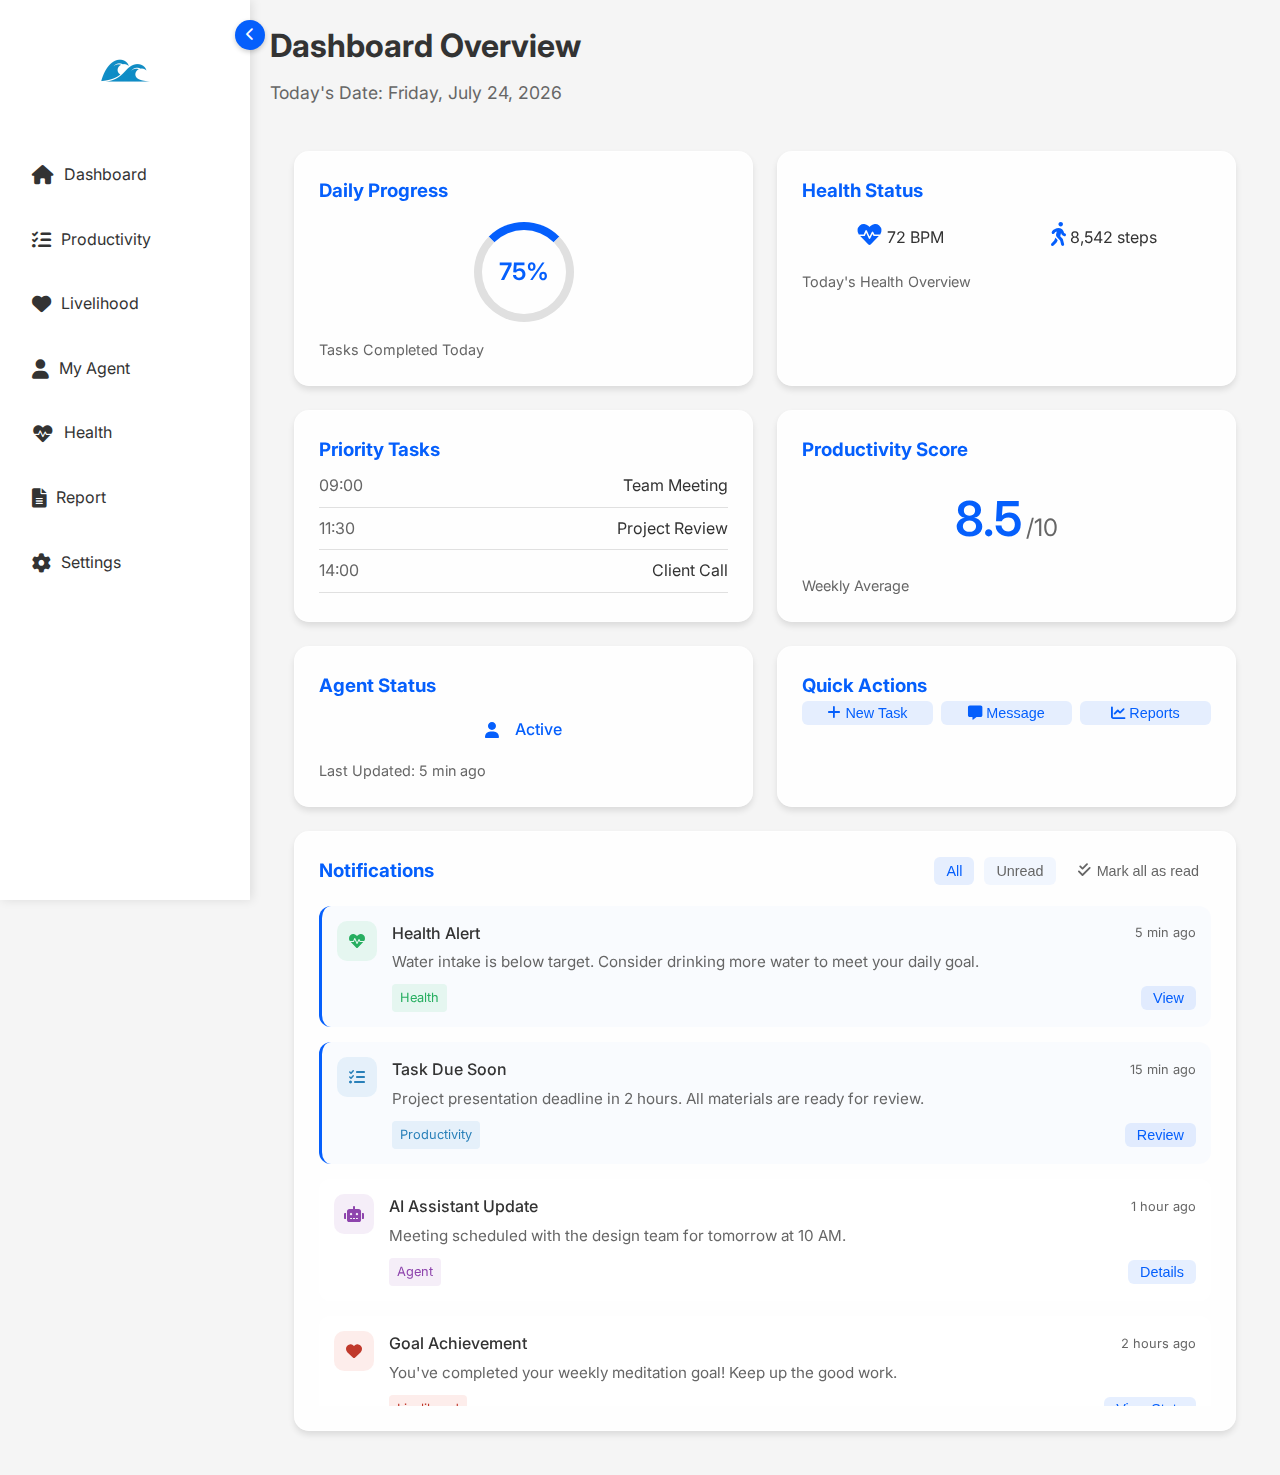
<file: index.html>
<!DOCTYPE html>
<html lang="en">
<head>
  <meta charset="UTF-8">
  <meta name="viewport" content="width=device-width, initial-scale=1.0">
  <title>Dashboard</title>
  <link rel="stylesheet" href="styles.css">
  <link href="https://fonts.googleapis.com/css2?family=Inter:wght@400;500;600&display=swap" rel="stylesheet">
  <link rel="stylesheet" href="https://cdnjs.cloudflare.com/ajax/libs/font-awesome/6.0.0/css/all.min.css">
</head>
<body>
  <div class="container">
    <!-- Sidebar -->
    <aside class="sidebar">
      <button class="sidebar-toggle" id="sidebarToggle">
        <i class="fas fa-chevron-left"></i>
      </button>
      <div class="logo">
        <img src="waveslogo.jpg" alt="Logo">
      </div>
      <nav>
        <ul>
          <li>
            <a href="index.html" class="active">
              <i class="fas fa-house nav-icon"></i>
              <span class="nav-text">Dashboard</span>
            </a>
          </li>
          <li>
            <a href="productivity.html">
              <i class="fas fa-tasks nav-icon"></i>
              <span class="nav-text">Productivity</span>
            </a>
          </li>
          <li>
            <a href="livelihood.html">
              <i class="fas fa-heart nav-icon"></i>
              <span class="nav-text">Livelihood</span>
            </a>
          </li>
          <li>
            <a href="my-agent.html">
              <i class="fas fa-user nav-icon"></i>
              <span class="nav-text">My Agent</span>
            </a>
          </li>
          <li>
            <a href="health.html">
              <i class="fas fa-heartbeat nav-icon"></i>
              <span class="nav-text">Health</span>
            </a>
          </li>
          <li>
            <a href="report.html">
              <i class="fas fa-file-alt nav-icon"></i>
              <span class="nav-text">Report</span>
            </a>
          </li>
          <li>
            <a href="settings.html">
              <i class="fas fa-gear nav-icon"></i>
              <span class="nav-text">Settings</span>
            </a>
          </li>
        </ul>
      </nav>
    </aside>

    <!-- Main Content -->
    <main class="main-content">
      <header class="header">
        <h1 style="color: #333333;">Dashboard Overview</h1>
        <p class="date" style="color: #666666;">Today's Date: <span id="currentDate"></span></p>
      </header>

      <section class="dashboard-grid">
        <!-- Quick Stats -->
        <div class="card glass-effect">
          <h3 style="color: #055ffc;">Daily Progress</h3>
          <div class="progress-circle">
            <span class="percentage" style="color: #055ffc;">75%</span>
          </div>
          <p class="subtext" style="color: #666666;">Tasks Completed Today</p>
        </div>

        <!-- Health Summary -->
        <div class="card glass-effect">
          <h3 style="color: #055ffc;">Health Status</h3>
          <div class="health-metrics">
            <div class="metric">
              <i class="fas fa-heartbeat" style="color: #055ffc;"></i>
              <span>72 BPM</span>
            </div>
            <div class="metric">
              <i class="fas fa-walking" style="color: #055ffc;"></i>
              <span>8,542 steps</span>
            </div>
          </div>
          <p class="subtext" style="color: #666666;">Today's Health Overview</p>
        </div>

        <!-- Upcoming Tasks -->
        <div class="card glass-effect">
          <h3 style="color: #055ffc;">Priority Tasks</h3>
          <ul class="task-list">
            <li>
              <span class="task-time">09:00</span>
              <span class="task-title">Team Meeting</span>
            </li>
            <li>
              <span class="task-time">11:30</span>
              <span class="task-title">Project Review</span>
            </li>
            <li>
              <span class="task-time">14:00</span>
              <span class="task-title">Client Call</span>
            </li>
          </ul>
        </div>

        <!-- Productivity Score -->
        <div class="card glass-effect">
          <h3 style="color: #055ffc;">Productivity Score</h3>
          <div class="score-display">
            <span class="large-score" style="color: #055ffc;">8.5</span>
            <span class="score-max">/10</span>
          </div>
          <p class="subtext" style="color: #666666;">Weekly Average</p>
        </div>

        <!-- Agent Status -->
        <div class="card glass-effect">
          <h3 style="color: #055ffc;">Agent Status</h3>
          <div class="agent-status">
            <i class="fas fa-user" style="color: #055ffc;"></i>
            <span class="status-text">Active</span>
          </div>
          <p class="subtext" style="color: #666666;">Last Updated: 5 min ago</p>
        </div>

        <!-- Quick Actions -->
        <div class="card glass-effect">
          <h3 style="color: #055ffc;">Quick Actions</h3>
          <div class="action-buttons">
            <button class="action-btn">
              <i class="fas fa-plus"></i> New Task
            </button>
            <button class="action-btn">
              <i class="fas fa-message"></i> Message
            </button>
            <button class="action-btn">
              <i class="fas fa-chart-line"></i> Reports
            </button>
          </div>
        </div>

        <!-- Add this card to your dashboard grid -->
        <div class="card glass-effect" style="grid-column: span 2;">
            <div class="notifications-header">
                <h3 style="color: #055ffc;">Notifications</h3>
                <div class="notification-actions">
                    <button class="filter-btn active">All</button>
                    <button class="filter-btn">Unread</button>
                    <button class="clear-btn">
                        <i class="fas fa-check-double"></i>
                        Mark all as read
                    </button>
                </div>
            </div>

            <div class="notifications-container">
                <div class="notification unread">
                    <div class="notification-icon health">
                        <i class="fas fa-heartbeat"></i>
                    </div>
                    <div class="notification-content">
                        <div class="notification-title">
                            <span>Health Alert</span>
                            <span class="notification-time">5 min ago</span>
                        </div>
                        <p>Water intake is below target. Consider drinking more water to meet your daily goal.</p>
                        <div class="notification-meta">
                            <span class="category health">Health</span>
                            <button class="action-btn">View</button>
                        </div>
                    </div>
                </div>

                <div class="notification unread">
                    <div class="notification-icon productivity">
                        <i class="fas fa-tasks"></i>
                    </div>
                    <div class="notification-content">
                        <div class="notification-title">
                            <span>Task Due Soon</span>
                            <span class="notification-time">15 min ago</span>
                        </div>
                        <p>Project presentation deadline in 2 hours. All materials are ready for review.</p>
                        <div class="notification-meta">
                            <span class="category productivity">Productivity</span>
                            <button class="action-btn">Review</button>
                        </div>
                    </div>
                </div>

                <div class="notification">
                    <div class="notification-icon agent">
                        <i class="fas fa-robot"></i>
                    </div>
                    <div class="notification-content">
                        <div class="notification-title">
                            <span>AI Assistant Update</span>
                            <span class="notification-time">1 hour ago</span>
                        </div>
                        <p>Meeting scheduled with the design team for tomorrow at 10 AM.</p>
                        <div class="notification-meta">
                            <span class="category agent">Agent</span>
                            <button class="action-btn">Details</button>
                        </div>
                    </div>
                </div>

                <div class="notification">
                    <div class="notification-icon livelihood">
                        <i class="fas fa-heart"></i>
                    </div>
                    <div class="notification-content">
                        <div class="notification-title">
                            <span>Goal Achievement</span>
                            <span class="notification-time">2 hours ago</span>
                        </div>
                        <p>You've completed your weekly meditation goal! Keep up the good work.</p>
                        <div class="notification-meta">
                            <span class="category livelihood">Livelihood</span>
                            <button class="action-btn">View Stats</button>
                        </div>
                    </div>
                </div>
            </div>
        </div>
      </section>
    </main>
  </div>

  <script>
    const sidebarToggle = document.getElementById('sidebarToggle');
    const sidebar = document.querySelector('.sidebar');
    
    sidebarToggle.addEventListener('click', () => {
      sidebar.classList.toggle('collapsed');
      const icon = sidebarToggle.querySelector('i');
      if (sidebar.classList.contains('collapsed')) {
        icon.classList.replace('fa-chevron-left', 'fa-chevron-right');
      } else {
        icon.classList.replace('fa-chevron-right', 'fa-chevron-left');
      }
    });

    // Set current date
    const currentDate = new Date().toLocaleDateString('en-US', {
      weekday: 'long',
      year: 'numeric',
      month: 'long',
      day: 'numeric'
    });
    document.getElementById('currentDate').textContent = currentDate;
  </script>

  <style>
    .notifications-header {
        display: flex;
        justify-content: space-between;
        align-items: center;
        margin-bottom: 20px;
    }

    .notification-actions {
        display: flex;
        gap: 10px;
        align-items: center;
    }

    .filter-btn {
        padding: 6px 12px;
        border: none;
        border-radius: 6px;
        background: rgba(5, 95, 252, 0.05);
        color: #666666;
        cursor: pointer;
        transition: all 0.3s ease;
        font-size: 0.9rem;
    }

    .filter-btn.active {
        background: rgba(5, 95, 252, 0.1);
        color: #055ffc;
        font-weight: 500;
    }

    .clear-btn {
        display: flex;
        align-items: center;
        gap: 6px;
        padding: 6px 12px;
        border: none;
        border-radius: 6px;
        background: none;
        color: #666666;
        cursor: pointer;
        transition: all 0.3s ease;
        font-size: 0.9rem;
    }

    .clear-btn:hover {
        color: #055ffc;
    }

    .notifications-container {
        display: flex;
        flex-direction: column;
        gap: 15px;
        max-height: 500px;
        overflow-y: auto;
    }

    .notification {
        display: flex;
        gap: 15px;
        padding: 15px;
        border-radius: 12px;
        background: rgba(255, 255, 255, 0.5);
        transition: all 0.3s ease;
    }

    .notification.unread {
        background: rgba(5, 95, 252, 0.02);
        border-left: 3px solid #055ffc;
    }

    .notification:hover {
        transform: translateX(5px);
    }

    .notification-icon {
        width: 40px;
        height: 40px;
        border-radius: 10px;
        display: flex;
        align-items: center;
        justify-content: center;
        flex-shrink: 0;
    }

    .notification-icon.health {
        background: rgba(46, 204, 113, 0.1);
        color: #27ae60;
    }

    .notification-icon.productivity {
        background: rgba(52, 152, 219, 0.1);
        color: #2980b9;
    }

    .notification-icon.agent {
        background: rgba(155, 89, 182, 0.1);
        color: #8e44ad;
    }

    .notification-icon.livelihood {
        background: rgba(231, 76, 60, 0.1);
        color: #c0392b;
    }

    .notification-content {
        flex-grow: 1;
    }

    .notification-title {
        display: flex;
        justify-content: space-between;
        align-items: center;
        margin-bottom: 5px;
    }

    .notification-title span:first-child {
        font-weight: 500;
        color: #333333;
    }

    .notification-time {
        font-size: 0.8rem;
        color: #666666;
    }

    .notification-content p {
        margin: 0;
        color: #666666;
        font-size: 0.95rem;
        line-height: 1.5;
    }

    .notification-meta {
        display: flex;
        justify-content: space-between;
        align-items: center;
        margin-top: 10px;
    }

    .category {
        padding: 4px 8px;
        border-radius: 4px;
        font-size: 0.8rem;
    }

    .category.health {
        background: rgba(46, 204, 113, 0.1);
        color: #27ae60;
    }

    .category.productivity {
        background: rgba(52, 152, 219, 0.1);
        color: #2980b9;
    }

    .category.agent {
        background: rgba(155, 89, 182, 0.1);
        color: #8e44ad;
    }

    .category.livelihood {
        background: rgba(231, 76, 60, 0.1);
        color: #c0392b;
    }

    .action-btn {
        padding: 4px 12px;
        border: none;
        border-radius: 6px;
        background: rgba(5, 95, 252, 0.1);
        color: #055ffc;
        cursor: pointer;
        transition: all 0.3s ease;
        font-size: 0.9rem;
    }

    .action-btn:hover {
        background: rgba(5, 95, 252, 0.2);
    }
  </style>
</body>
</html>
</file>
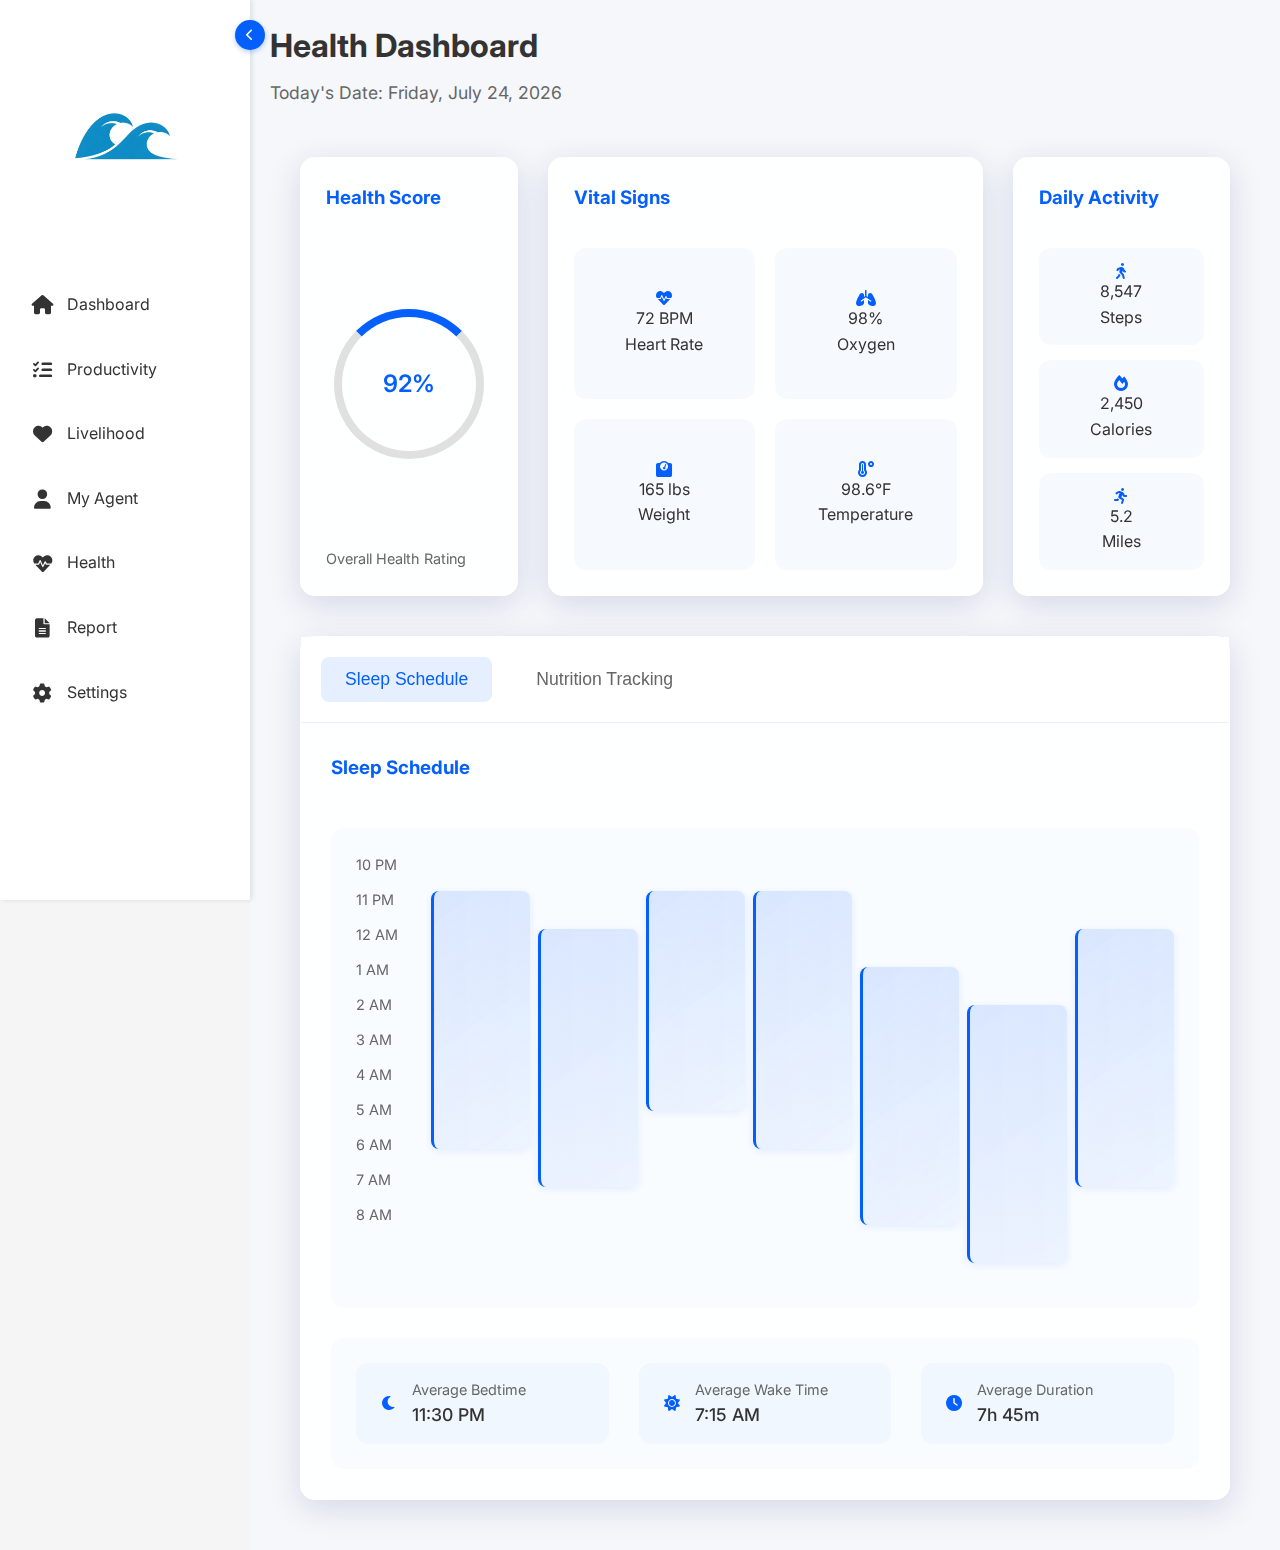
<file: health.html>
<!DOCTYPE html>
<html lang="en">
<head>
  <meta charset="UTF-8">
  <meta name="viewport" content="width=device-width, initial-scale=1.0">
  <title>Health</title>
  <link rel="stylesheet" href="styles.css">
  <link href="https://fonts.googleapis.com/css2?family=Inter:wght@400;500;600&display=swap" rel="stylesheet">
  <link rel="stylesheet" href="https://cdnjs.cloudflare.com/ajax/libs/font-awesome/6.0.0/css/all.min.css">
</head>
<body>
  <div class="container">
    <aside class="sidebar">
      <button class="sidebar-toggle" id="sidebarToggle">
        <i class="fas fa-chevron-left"></i>
      </button>
      <div class="logo">
        <img src="waveslogo.jpg" alt="Logo">
      </div>
      <nav>
        <ul>
          <li>
            <a href="index.html">
              <i class="fas fa-house nav-icon"></i>
              <span class="nav-text">Dashboard</span>
            </a>
          </li>
          <li>
            <a href="productivity.html">
              <i class="fas fa-tasks nav-icon"></i>
              <span class="nav-text">Productivity</span>
            </a>
          </li>
          <li>
            <a href="livelihood.html">
              <i class="fas fa-heart nav-icon"></i>
              <span class="nav-text">Livelihood</span>
            </a>
          </li>
          <li>
            <a href="my-agent.html">
              <i class="fas fa-user nav-icon"></i>
              <span class="nav-text">My Agent</span>
            </a>
          </li>
          <li>
            <a href="health.html">
              <i class="fas fa-heartbeat nav-icon"></i>
              <span class="nav-text">Health</span>
            </a>
          </li>
          <li>
            <a href="report.html">
              <i class="fas fa-file-alt nav-icon"></i>
              <span class="nav-text">Report</span>
            </a>
          </li>
          <li>
            <a href="settings.html">
              <i class="fas fa-gear nav-icon"></i>
              <span class="nav-text">Settings</span>
            </a>
          </li>
        </ul>
      </nav>
    </aside>
    <main class="main-content">
      <header class="header">
        <h1 style="color: #333333;">Health Dashboard</h1>
        <p class="date" style="color: #666666;">Today's Date: <span id="currentDate"></span></p>
      </header>

      <section class="dashboard-grid">
        <!-- Header Section -->
        <div class="header-section">
          <!-- Overall Health Score -->
          <div class="card glass-effect">
            <h3 style="color: #055ffc;">Health Score</h3>
            <div class="progress-circle">
              <span class="percentage" style="color: #055ffc;">92%</span>
            </div>
            <p class="subtext" style="color: #666666;">Overall Health Rating</p>
          </div>

          <!-- Vital Signs -->
          <div class="card glass-effect">
            <h3 style="color: #055ffc;">Vital Signs</h3>
            <div class="vitals-grid">
              <div class="vital-metric">
                <i class="fas fa-heartbeat" style="color: #055ffc;"></i>
                <span class="vital-value">72 BPM</span>
                <span class="vital-label">Heart Rate</span>
              </div>
              <div class="vital-metric">
                <i class="fas fa-lungs" style="color: #055ffc;"></i>
                <span class="vital-value">98%</span>
                <span class="vital-label">Oxygen</span>
              </div>
              <div class="vital-metric">
                <i class="fas fa-weight" style="color: #055ffc;"></i>
                <span class="vital-value">165 lbs</span>
                <span class="vital-label">Weight</span>
              </div>
              <div class="vital-metric">
                <i class="fas fa-temperature-high" style="color: #055ffc;"></i>
                <span class="vital-value">98.6°F</span>
                <span class="vital-label">Temperature</span>
              </div>
            </div>
          </div>

          <!-- Activity Tracking -->
          <div class="card glass-effect">
            <h3 style="color: #055ffc;">Daily Activity</h3>
            <div class="activity-metrics">
              <div class="activity-item">
                <i class="fas fa-walking" style="color: #055ffc;"></i>
                <span class="activity-value">8,547</span>
                <span class="activity-label">Steps</span>
              </div>
              <div class="activity-item">
                <i class="fas fa-fire" style="color: #055ffc;"></i>
                <span class="activity-value">2,450</span>
                <span class="activity-label">Calories</span>
              </div>
              <div class="activity-item">
                <i class="fas fa-running" style="color: #055ffc;"></i>
                <span class="activity-value">5.2</span>
                <span class="activity-label">Miles</span>
              </div>
            </div>
          </div>
        </div>

        <!-- Full-width Carousel Container -->
        <div class="carousel-container glass-effect">
          <div class="carousel-navigation">
            <button class="carousel-btn active" data-target="sleep">Sleep Schedule</button>
            <button class="carousel-btn" data-target="nutrition">Nutrition Tracking</button>
          </div>
          
          <div class="carousel-content">
            <div class="carousel-item active" id="sleep">
              <h3 style="color: #055ffc;">Sleep Schedule</h3>
              <div class="schedule-content">
                <div class="schedule-main">
                  <div class="schedule-grid">
                    <div class="time-labels">
                      <span>10 PM</span>
                      <span>11 PM</span>
                      <span>12 AM</span>
                      <span>1 AM</span>
                      <span>2 AM</span>
                      <span>3 AM</span>
                      <span>4 AM</span>
                      <span>5 AM</span>
                      <span>6 AM</span>
                      <span>7 AM</span>
                      <span>8 AM</span>
                    </div>
                    <div class="sleep-blocks">
                      <div class="sleep-block" style="grid-column: 1; grid-row: 2 / 9;"></div>
                      <div class="sleep-block" style="grid-column: 2; grid-row: 3 / 10;"></div>
                      <div class="sleep-block" style="grid-column: 3; grid-row: 2 / 8;"></div>
                      <div class="sleep-block" style="grid-column: 4; grid-row: 2 / 9;"></div>
                      <div class="sleep-block" style="grid-column: 5; grid-row: 4 / 11;"></div>
                      <div class="sleep-block" style="grid-column: 6; grid-row: 5 / 12;"></div>
                      <div class="sleep-block" style="grid-column: 7; grid-row: 3 / 10;"></div>
                    </div>
                  </div>
                </div>
                <div class="schedule-stats">
                  <div class="stat-item">
                    <i class="fas fa-moon" style="color: #055ffc;"></i>
                    <div class="stat-details">
                      <span class="stat-label">Average Bedtime</span>
                      <span class="stat-value">11:30 PM</span>
                    </div>
                  </div>
                  <div class="stat-item">
                    <i class="fas fa-sun" style="color: #055ffc;"></i>
                    <div class="stat-details">
                      <span class="stat-label">Average Wake Time</span>
                      <span class="stat-value">7:15 AM</span>
                    </div>
                  </div>
                  <div class="stat-item">
                    <i class="fas fa-clock" style="color: #055ffc;"></i>
                    <div class="stat-details">
                      <span class="stat-label">Average Duration</span>
                      <span class="stat-value">7h 45m</span>
                    </div>
                  </div>
                </div>
              </div>
            </div>

            <div class="carousel-item" id="nutrition">
              <h3 style="color: #055ffc;">Nutrition Tracking</h3>
              <div class="nutrition-metrics">
                <div class="metric-card">
                  <div class="metric-header">
                    <i class="fas fa-fire" style="color: #055ffc;"></i>
                    <span class="metric-title">Calories</span>
                  </div>
                  <div class="metric-progress">
                    <div class="circular-progress">
                      <span class="progress-value">75%</span>
                    </div>
                    <span class="metric-details">1,850 / 2,400</span>
                  </div>
                </div>

                <div class="metric-card">
                  <div class="metric-header">
                    <i class="fas fa-dumbbell" style="color: #055ffc;"></i>
                    <span class="metric-title">Protein</span>
                  </div>
                  <div class="metric-progress">
                    <div class="circular-progress">
                      <span class="progress-value">85%</span>
                    </div>
                    <span class="metric-details">85g / 100g</span>
                  </div>
                </div>

                <div class="metric-card">
                  <div class="metric-header">
                    <i class="fas fa-glass-water" style="color: #055ffc;"></i>
                    <span class="metric-title">Water</span>
                  </div>
                  <div class="metric-progress">
                    <div class="circular-progress">
                      <span class="progress-value">60%</span>
                    </div>
                    <span class="metric-details">1.8L / 3L</span>
                  </div>
                </div>
              </div>
              <div class="meals-section">
                <div class="meal-card">
                  <div class="meal-header">
                    <i class="fas fa-sun" style="color: #055ffc;"></i>
                    <h4>Breakfast</h4>
                    <span class="meal-time">8:00 AM</span>
                  </div>
                  <div class="meal-items">
                    <div class="meal-item">
                      <span>Oatmeal with Berries</span>
                      <span class="meal-calories">320 cal</span>
                    </div>
                    <div class="meal-item">
                      <span>Greek Yogurt</span>
                      <span class="meal-calories">150 cal</span>
                    </div>
                    <div class="meal-item">
                      <span>Banana</span>
                      <span class="meal-calories">105 cal</span>
                    </div>
                  </div>
                </div>

                <div class="meal-card">
                  <div class="meal-header">
                    <i class="fas fa-cloud-sun" style="color: #055ffc;"></i>
                    <h4>Lunch</h4>
                    <span class="meal-time">12:30 PM</span>
                  </div>
                  <div class="meal-items">
                    <div class="meal-item">
                      <span>Grilled Chicken Salad</span>
                      <span class="meal-calories">450 cal</span>
                    </div>
                    <div class="meal-item">
                      <span>Quinoa</span>
                      <span class="meal-calories">220 cal</span>
                    </div>
                    <div class="meal-item">
                      <span>Apple</span>
                      <span class="meal-calories">95 cal</span>
                    </div>
                  </div>
                </div>

                <div class="meal-card">
                  <div class="meal-header">
                    <i class="fas fa-moon" style="color: #055ffc;"></i>
                    <h4>Dinner</h4>
                    <span class="meal-time">7:00 PM</span>
                  </div>
                  <div class="meal-items">
                    <div class="meal-item">
                      <span>Salmon Fillet</span>
                      <span class="meal-calories">410 cal</span>
                    </div>
                    <div class="meal-item">
                      <span>Roasted Vegetables</span>
                      <span class="meal-calories">150 cal</span>
                    </div>
                    <div class="meal-item">
                      <span>Brown Rice</span>
                      <span class="meal-calories">220 cal</span>
                    </div>
                  </div>
                </div>
              </div>
            </div>
          </div>
        </div>
      </section>
    </main>
  </div>

  <script>
    const sidebarToggle = document.getElementById('sidebarToggle');
    const sidebar = document.querySelector('.sidebar');
    
    sidebarToggle.addEventListener('click', () => {
      sidebar.classList.toggle('collapsed');
      const icon = sidebarToggle.querySelector('i');
      if (sidebar.classList.contains('collapsed')) {
        icon.classList.replace('fa-chevron-left', 'fa-chevron-right');
      } else {
        icon.classList.replace('fa-chevron-right', 'fa-chevron-left');
      }
    });

    // Set current date
    const currentDate = new Date().toLocaleDateString('en-US', {
      weekday: 'long',
      year: 'numeric',
      month: 'long',
      day: 'numeric'
    });
    document.getElementById('currentDate').textContent = currentDate;

    document.querySelectorAll('.metric-card').forEach(card => {
      const progress = card.querySelector('.progress-value').textContent;
      card.querySelector('.circular-progress').style.setProperty('--progress', progress);
    });

    // Add carousel functionality
    document.querySelectorAll('.carousel-btn').forEach(button => {
      button.addEventListener('click', () => {
        // Remove active class from all buttons and items
        document.querySelectorAll('.carousel-btn').forEach(btn => btn.classList.remove('active'));
        document.querySelectorAll('.carousel-item').forEach(item => item.classList.remove('active'));
        
        // Add active class to clicked button
        button.classList.add('active');
        
        // Show corresponding content
        const target = button.dataset.target;
        document.getElementById(target).classList.add('active');
      });
    });
  </script>

  <style>
    /* Container and Sidebar Layout */
    .container {
      display: flex;
      min-height: 100vh;
      position: relative;
    }

    .sidebar {
      position: sticky;
      top: 0;
      left: 0;
      height: 100vh;
      width: 250px;
      background: white;
      padding: 20px;
      box-shadow: 2px 0 5px rgba(0, 0, 0, 0.1);
      transition: all 0.3s ease;
      z-index: 1000;
      display: flex;
      flex-direction: column;
    }

    .sidebar.collapsed {
      width: 80px;
    }

    /* Main Content Layout */
    .main-content {
      flex: 1;
      min-height: 100vh;
      background: #f5f7fa;
      position: relative;
    }

    /* Sidebar Toggle Button */
    .sidebar-toggle {
      position: absolute;
      right: -15px;
      top: 20px;
      width: 30px;
      height: 30px;
      background: #055ffc;
      border: none;
      border-radius: 50%;
      cursor: pointer;
      display: flex;
      align-items: center;
      justify-content: center;
      z-index: 1001;
      padding: 0;
      transition: all 0.3s ease;
      box-shadow: 0 2px 5px rgba(5, 95, 252, 0.3);
    }

    .sidebar-toggle i {
      font-size: 12px;
      color: white;
      transition: transform 0.3s ease;
    }

    .sidebar.collapsed .sidebar-toggle i {
      transform: rotate(180deg);
    }

    /* Enhance toggle button hover state */
    .sidebar-toggle:hover {
      background: #0452d9;
      box-shadow: 0 2px 8px rgba(5, 95, 252, 0.4);
    }

    /* Logo Container */
    .logo {
      margin-bottom: 30px;
      padding: 10px 0;
    }

    .logo img {
      max-width: 100%;
      height: auto;
    }

    /* Navigation Styling */
    .sidebar nav {
      flex: 1;
    }

    .sidebar ul {
      list-style: none;
      padding: 0;
      margin: 0;
    }

    .sidebar li {
      margin-bottom: 10px;
    }

    .sidebar a {
      display: flex;
      align-items: center;
      padding: 12px 15px;
      color: #666666;
      text-decoration: none;
      border-radius: 8px;
      transition: all 0.3s ease;
    }

    .sidebar a:hover {
      background: rgba(5, 95, 252, 0.1);
      color: #055ffc;
    }

    .nav-icon {
      width: 20px;
      text-align: center;
      margin-right: 15px;
    }

    /* Handle nav text in collapsed state */
    .sidebar.collapsed .nav-text {
      display: none;
    }

    .sidebar.collapsed .logo {
      display: flex;
      justify-content: center;
    }

    .sidebar.collapsed .logo img {
      width: 40px;
    }

    /* Update dashboard grid layout */
    .dashboard-grid {
      display: flex;
      flex-direction: column;
      gap: 40px;
      padding: 30px;
      min-height: 100vh;
    }

    /* Header section styling - Remove fixed height */
    .header-section {
      display: grid;
      grid-template-columns: 1fr 2fr 1fr;
      gap: 30px;
      min-height: 300px;
      position: relative;
      z-index: 2;
    }

    /* Card styling */
    .card {
      padding: 25px;
      border-radius: 15px;
      background: rgba(255, 255, 255, 0.9);
      display: flex;
      flex-direction: column;
      justify-content: space-between;
    }

    /* Carousel container - More flexible height */
    .carousel-container {
      width: 100%;
      min-height: 600px;
      position: relative;
      z-index: 1;
    }

    /* Fix carousel content and items */
    .carousel-content {
      height: 100%;
    }

    .carousel-item {
      display: none;
      padding: 30px;
      height: 100%;
    }

    .carousel-item.active {
      display: flex;
      flex-direction: column;
    }

    /* Navigation buttons styling */
    .carousel-navigation {
      display: flex;
      gap: 20px;
      padding: 20px;
      border-bottom: 1px solid rgba(5, 95, 252, 0.1);
      background: rgba(255, 255, 255, 0.9);
    }

    .carousel-btn {
      padding: 12px 24px;
      font-size: 1.1rem;
      font-weight: 500;
      background: transparent;
      border: none;
      border-radius: 8px;
      color: #666666;
      cursor: pointer;
      transition: all 0.3s ease;
    }

    .carousel-btn:hover {
      background: rgba(5, 95, 252, 0.05);
      color: #055ffc;
    }

    .carousel-btn.active {
      background: rgba(5, 95, 252, 0.1);
      color: #055ffc;
    }

    /* Sleep Schedule and Nutrition sections */
    .sleep-schedule,
    .nutrition-container {
      height: 100%;
      display: grid;
      grid-template-columns: 2fr 1fr;
      gap: 30px;
    }

    /* Glass effect */
    .glass-effect {
      background: rgba(255, 255, 255, 0.9);
      backdrop-filter: blur(10px);
      border: 1px solid rgba(255, 255, 255, 0.2);
      box-shadow: 0 8px 32px rgba(31, 38, 135, 0.15);
      border-radius: 15px;
    }

    /* Section specific styling */
    .schedule-main,
    .nutrition-metrics,
    .schedule-stats,
    .meals-section {
      background: rgba(5, 95, 252, 0.02);
      border-radius: 12px;
      padding: 25px;
    }

    /* Ensure proper scrolling for long content */
    .carousel-item {
      overflow-y: auto;
    }

    /* Vitals grid for header layout */
    .vitals-grid {
      display: grid;
      grid-template-columns: repeat(2, 1fr);
      grid-template-rows: repeat(2, 1fr);
      gap: 20px;
      height: 100%;
      margin-top: 20px;
    }

    .vital-metric {
      display: flex;
      flex-direction: column;
      justify-content: center;
      align-items: center;
      padding: 15px;
      background: rgba(5, 95, 252, 0.03);
      border-radius: 12px;
    }

    /* Activity metrics layout */
    .activity-metrics {
      display: grid;
      grid-template-columns: 1fr;
      grid-template-rows: repeat(3, 1fr);
      gap: 15px;
      height: 100%;
      margin-top: 20px;
    }

    .activity-item {
      display: flex;
      flex-direction: column;
      justify-content: center;
      align-items: center;
      padding: 15px;
      background: rgba(5, 95, 252, 0.03);
      border-radius: 12px;
    }

    /* Progress circle adjustments */
    .progress-circle {
      width: 150px;
      height: 150px;
      margin: 20px auto;
    }

    .sleep-schedule {
      display: flex;
      flex-direction: column;
      gap: 30px;
      height: 100%;
    }

    .schedule-content {
      display: flex;
      flex-direction: column;
      gap: 30px;
      height: 100%;
    }

    .schedule-main {
      flex: 1;
      background: rgba(5, 95, 252, 0.02);
      border-radius: 12px;
      padding: 25px;
    }

    .schedule-header {
      margin-bottom: 20px;
    }

    .day-labels {
      display: grid;
      grid-template-columns: 60px repeat(7, 1fr);
      gap: 10px;
      text-align: center;
      font-weight: 500;
      color: #666666;
    }

    .schedule-grid {
      display: grid;
      grid-template-columns: 60px 1fr;
      gap: 15px;
      margin-bottom: 20px;
    }

    .time-labels {
      display: grid;
      grid-template-rows: repeat(11, 30px);
      gap: 5px;
      color: #666666;
      font-size: 0.9rem;
    }

    .sleep-blocks {
      display: grid;
      grid-template-columns: repeat(7, 1fr);
      grid-template-rows: repeat(11, 30px);
      gap: 8px;
    }

    .sleep-block {
      background: linear-gradient(145deg, rgba(5, 95, 252, 0.15), rgba(5, 95, 252, 0.05));
      border-left: 3px solid #055ffc;
      border-radius: 8px;
      box-shadow: 0 2px 8px rgba(5, 95, 252, 0.1);
      transition: all 0.3s ease;
      position: relative;
      overflow: hidden;
    }

    .sleep-block::before {
      content: '';
      position: absolute;
      top: 0;
      left: 0;
      right: 0;
      bottom: 0;
      background: linear-gradient(to right, rgba(255, 255, 255, 0.1), transparent);
      border-radius: 8px;
    }

    .sleep-block:hover {
      transform: translateY(-2px);
      box-shadow: 0 4px 12px rgba(5, 95, 252, 0.15);
      background: linear-gradient(145deg, rgba(5, 95, 252, 0.2), rgba(5, 95, 252, 0.1));
    }

    .schedule-stats {
      display: flex;
      justify-content: space-between;
      gap: 30px;
      padding: 25px;
      background: rgba(5, 95, 252, 0.02);
      border-radius: 12px;
    }

    .stat-item {
      display: flex;
      align-items: center;
      gap: 15px;
      padding: 15px 25px;
      background: rgba(5, 95, 252, 0.03);
      border-radius: 12px;
      transition: all 0.3s ease;
      flex: 1;
    }

    .stat-item:hover {
      background: rgba(5, 95, 252, 0.06);
      transform: translateY(-2px);
    }

    .stat-details {
      display: flex;
      flex-direction: column;
    }

    .stat-label {
      color: #666666;
      font-size: 0.9rem;
    }

    .stat-value {
      color: #333333;
      font-weight: 500;
      font-size: 1.1rem;
    }

    .nutrition-container {
      display: flex;
      flex-direction: column;
      gap: 30px;
      height: 100%;
    }

    .nutrition-metrics {
      display: grid;
      grid-template-columns: repeat(3, 1fr);
      gap: 25px;
      padding: 25px;
      background: rgba(5, 95, 252, 0.02);
      border-radius: 12px;
    }

    .metric-card {
      background: white;
      padding: 20px;
      border-radius: 10px;
      box-shadow: 0 2px 8px rgba(5, 95, 252, 0.05);
      transition: all 0.3s ease;
    }

    .metric-card:hover {
      transform: translateY(-2px);
      box-shadow: 0 4px 12px rgba(5, 95, 252, 0.1);
    }

    .metric-header {
      display: flex;
      align-items: center;
      gap: 10px;
      margin-bottom: 15px;
    }

    .metric-title {
      font-weight: 500;
      color: #333333;
      font-size: 1.1rem;
    }

    .metric-progress {
      display: flex;
      flex-direction: column;
      align-items: center;
      gap: 10px;
    }

    .circular-progress {
      width: 80px;
      height: 80px;
      border-radius: 50%;
      background: conic-gradient(
        #055ffc var(--progress), 
        rgba(5, 95, 252, 0.1) var(--progress)
      );
      display: flex;
      align-items: center;
      justify-content: center;
      position: relative;
    }

    .circular-progress::before {
      content: '';
      position: absolute;
      width: 65px;
      height: 65px;
      border-radius: 50%;
      background: white;
    }

    .progress-value {
      position: relative;
      font-size: 1.2rem;
      font-weight: 600;
      color: #055ffc;
    }

    .metric-details {
      color: #666666;
      font-size: 0.9rem;
    }

    .meals-section {
      display: grid;
      grid-template-columns: repeat(3, 1fr);
      gap: 25px;
      padding: 25px;
      background: rgba(5, 95, 252, 0.02);
      border-radius: 12px;
    }

    .meal-card {
      background: white;
      padding: 20px;
      border-radius: 10px;
      box-shadow: 0 2px 8px rgba(5, 95, 252, 0.05);
    }

    .meal-header {
      display: flex;
      align-items: center;
      gap: 10px;
      margin-bottom: 15px;
      padding-bottom: 10px;
      border-bottom: 1px solid rgba(5, 95, 252, 0.1);
    }

    .meal-header h4 {
      margin: 0;
      color: #333333;
      flex-grow: 1;
    }

    .meal-time {
      color: #666666;
      font-size: 0.9rem;
    }

    .meal-items {
      display: grid;
      gap: 10px;
    }

    .meal-item {
      display: flex;
      justify-content: space-between;
      align-items: center;
      padding: 8px;
      background: rgba(5, 95, 252, 0.02);
      border-radius: 8px;
      transition: all 0.2s ease;
    }

    .meal-item:hover {
      background: rgba(5, 95, 252, 0.05);
    }

    .meal-calories {
      color: #666666;
      font-size: 0.9rem;
    }

    /* Section Headers */
    .section-header {
      margin-bottom: 20px;
    }

    h3 {
      color: #055ffc;
      margin-bottom: 15px;
    }

    /* Ensure proper spacing in carousel items */
    .carousel-item {
      padding: 30px;
      gap: 30px;
    }

    /* Update the carousel navigation to stay at top */
    .carousel-navigation {
      position: sticky;
      top: 0;
      z-index: 3;
      background: rgba(255, 255, 255, 0.9);
    }

    /* Update Sleep Schedule HTML Structure */
    .carousel-item#sleep {
      display: none;
    }

    .carousel-item#sleep.active {
      display: flex;
      flex-direction: column;
      gap: 30px;
    }
  </style>
</body>
</html>
</file>
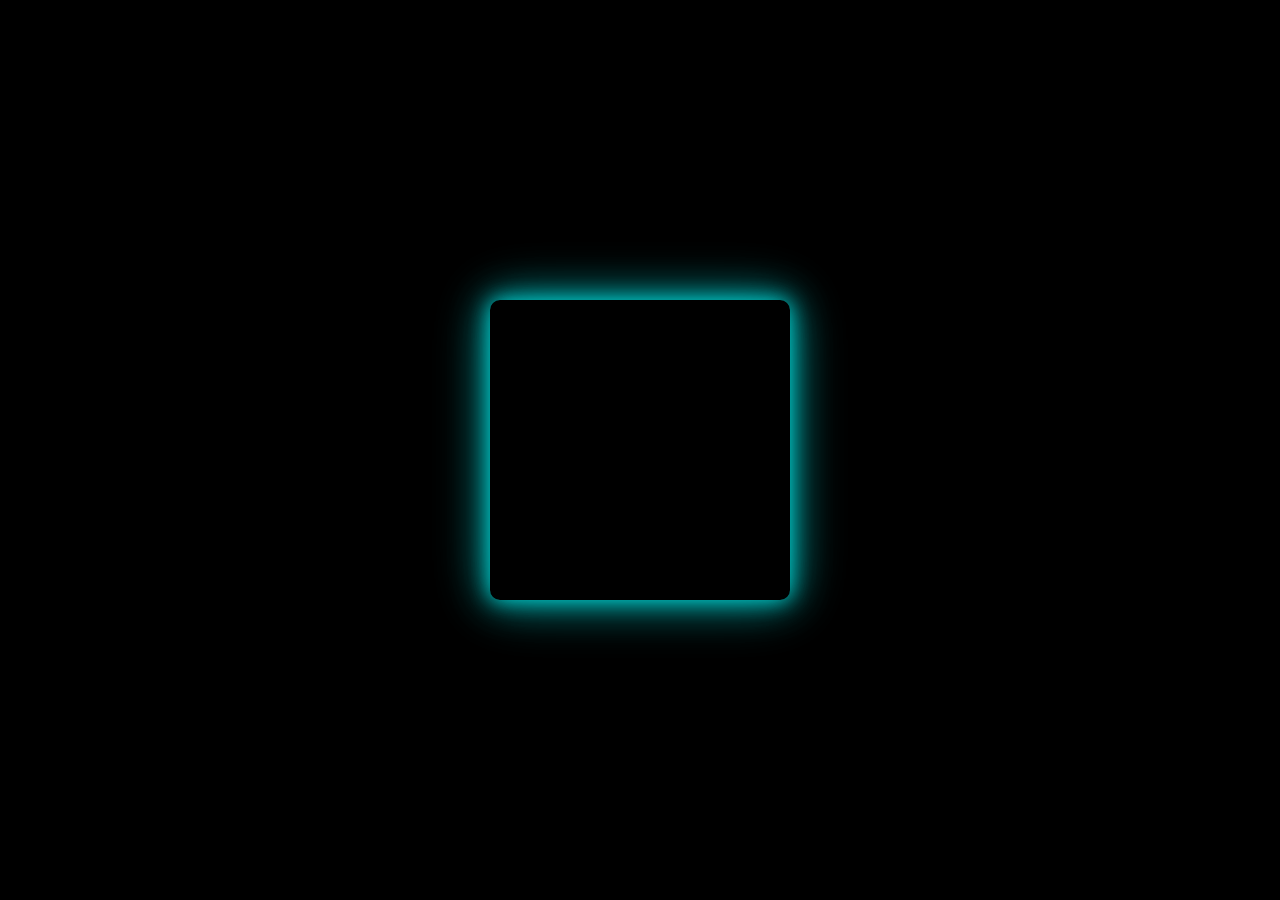
<file: hologram.html>
<!DOCTYPE html>
<html lang="en">
<head>
    <meta charset="UTF-8">
    <meta name="viewport" content="width=device-width, initial-scale=1.0">
    <title>Hologram Effect</title>
    <style>
        /* CSS */
        body, html {
            margin: 0;
            padding: 0;
            height: 100%;
            font-family: Arial, sans-serif;
            background: #000; /* Dark background for better hologram effect */
            color: #fff; /* Light text for contrast */
            display: flex;
            justify-content: center; /* Center horizontally */
            align-items: center; /* Center vertically */
        }

        .hologram {
            width: 300px; /* Adjust size as needed */
            height: 300px;
            background: url('https://cdn.discordapp.com/attachments/973039602526982174/1341450225159639050/file-7F93Qq7e3N8N2apYy3ft1Q.png?ex=67b60a60&is=67b4b8e0&hm=6d57db6deeeedfec6a4014ff8496c45e7ccda0ca50a248f4aa47f0dbdaf711cb&') no-repeat center center;
            background-size: contain;
            border-radius: 10px; /* Soften edges */
            box-shadow: 
                0 0 20px rgba(0, 255, 255, 0.8), /* Cyan glow */
                0 0 40px rgba(0, 255, 255, 0.6), /* Outer glow */
                0 0 60px rgba(0, 255, 255, 0.4); /* Faint outer glow */
            filter: brightness(1.2) contrast(1.2); /* Enhance brightness and contrast */
            opacity: 0.9; /* Semi-transparent effect */
            animation: spin 5s linear infinite; /* Spinning animation */
        }

        /* Spinning animation */
        @keyframes spin {
            0% {
                transform: rotateY(0deg); /* Start rotation */
            }
            100% {
                transform: rotateY(360deg); /* Complete rotation */
            }
        }
    </style>
</head>
<body>
    <!-- HTML -->
    <div class="hologram"></div>
</body>
</html>
</file>
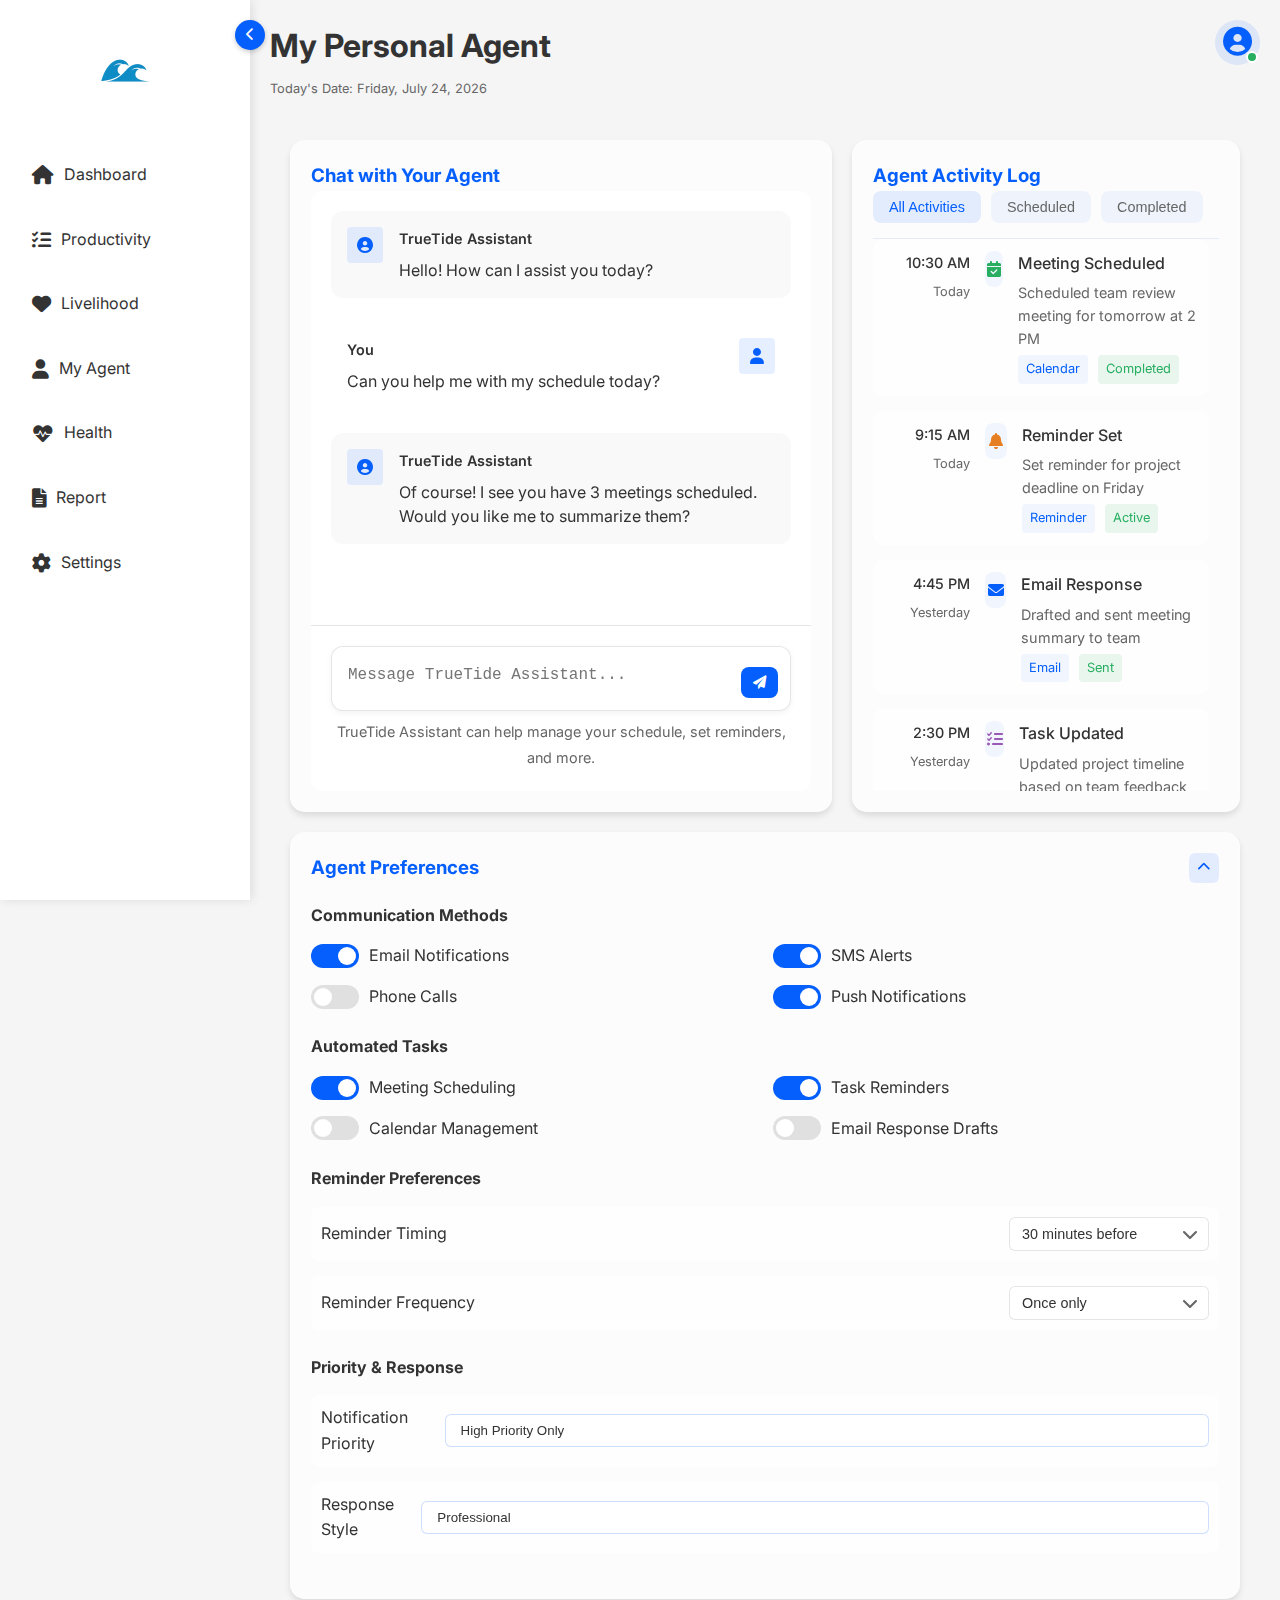
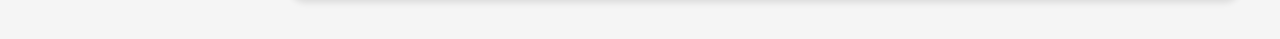
<file: my-agent.html>
<!DOCTYPE html>
<html lang="en">
<head>
  <meta charset="UTF-8">
  <meta name="viewport" content="width=device-width, initial-scale=1.0">
  <title>My Agent</title>
  <link rel="stylesheet" href="styles.css">
  <link href="https://fonts.googleapis.com/css2?family=Inter:wght@400;500;600&display=swap" rel="stylesheet">
  <link rel="stylesheet" href="https://cdnjs.cloudflare.com/ajax/libs/font-awesome/6.0.0/css/all.min.css">
</head>
<body>
  <div class="agent-status-profile">
    <div class="profile-wrapper">
        <div class="status-avatar" onclick="toggleProfileMenu()">
            <i class="fas fa-user-circle"></i>
            <span class="status-indicator"></span>
        </div>
        <div class="profile-dropdown" id="profileMenu">
            <div class="profile-header">
                <h4 id="agentName">TrueTide Assistant</h4>
                <span class="status-badge">Online</span>
            </div>
            <div class="profile-actions">
                <button class="profile-btn" onclick="togglePersonalization()">
                    <i class="fas fa-pen"></i>
                    Customize Agent
                </button>
            </div>
            
            <!-- Personalization Panel (Hidden by default) -->
            <div class="personalization-panel" id="personalizationPanel" style="display: none;">
                <div class="panel-section">
                    <label>Agent Name</label>
                    <div class="custom-input">
                        <input type="text" class="name-input" value="TrueTide Assistant" placeholder="Enter agent name">
                    </div>
                </div>
                <div class="panel-section">
                    <label>Voice Selection</label>
                    <div class="custom-select">
                        <select class="setting-select">
                            <option>Emma (US Female)</option>
                            <option>James (US Male)</option>
                            <option>Sophie (UK Female)</option>
                            <option>William (UK Male)</option>
                        </select>
                        <i class="fas fa-chevron-down"></i>
                    </div>
                </div>
                <button class="save-btn">
                    <i class="fas fa-check"></i>
                    Save Changes
                </button>
            </div>
        </div>
    </div>
  </div>

  <div class="container">
    <aside class="sidebar">
      <button class="sidebar-toggle" id="sidebarToggle">
        <i class="fas fa-chevron-left"></i>
      </button>
      <div class="logo">
        <img src="waveslogo.jpg" alt="Logo">
      </div>
      <nav>
        <ul>
          <li>
            <a href="index.html">
              <i class="fas fa-house nav-icon"></i>
              <span class="nav-text">Dashboard</span>
            </a>
          </li>
          <li>
            <a href="productivity.html">
              <i class="fas fa-tasks nav-icon"></i>
              <span class="nav-text">Productivity</span>
            </a>
          </li>
          <li>
            <a href="livelihood.html">
              <i class="fas fa-heart nav-icon"></i>
              <span class="nav-text">Livelihood</span>
            </a>
          </li>
          <li>
            <a href="my-agent.html">
              <i class="fas fa-user nav-icon"></i>
              <span class="nav-text">My Agent</span>
            </a>
          </li>
          <li>
            <a href="health.html">
              <i class="fas fa-heartbeat nav-icon"></i>
              <span class="nav-text">Health</span>
            </a>
          </li>
          <li>
            <a href="report.html">
              <i class="fas fa-file-alt nav-icon"></i>
              <span class="nav-text">Report</span>
            </a>
          </li>
          <li>
            <a href="settings.html">
              <i class="fas fa-gear nav-icon"></i>
              <span class="nav-text">Settings</span>
            </a>
          </li>
        </ul>
      </nav>
    </aside>
    <main class="main-content">
      <header class="header">
        <h1 style="color: #333333;">My Personal Agent</h1>
        <p class="date" style="color: #666666;">Today's Date: <span id="currentDate"></span></p>
      </header>

      <section class="dashboard-grid">
        <!-- Chat Interface -->
        <div class="card glass-effect" style="grid-column: span 2;">
          <h3 style="color: #055ffc;">Chat with Your Agent</h3>
          <div class="chat-container">
            <div class="chat-messages">
              <div class="message agent">
                <div class="avatar">
                  <i class="fas fa-user-circle"></i>
                </div>
                <div class="message-content">
                  <div class="message-header">
                    <span class="agent-name">TrueTide Assistant</span>
                    <div class="message-actions">
                      <button class="action-icon"><i class="fas fa-copy"></i></button>
                      <button class="action-icon"><i class="fas fa-thumbs-up"></i></button>
                    </div>
                  </div>
                  <p>Hello! How can I assist you today?</p>
                </div>
              </div>

              <div class="message user">
                <div class="message-content">
                  <div class="message-header">
                    <span class="user-name">You</span>
                    <div class="message-actions">
                      <button class="action-icon"><i class="fas fa-edit"></i></button>
                    </div>
                  </div>
                  <p>Can you help me with my schedule today?</p>
                </div>
                <div class="avatar">
                  <i class="fas fa-user"></i>
                </div>
              </div>

              <div class="message agent">
                <div class="avatar">
                  <i class="fas fa-user-circle"></i>
                </div>
                <div class="message-content">
                  <div class="message-header">
                    <span class="agent-name">TrueTide Assistant</span>
                    <div class="message-actions">
                      <button class="action-icon"><i class="fas fa-copy"></i></button>
                      <button class="action-icon"><i class="fas fa-thumbs-up"></i></button>
                    </div>
                  </div>
                  <p>Of course! I see you have 3 meetings scheduled. Would you like me to summarize them?</p>
                </div>
              </div>
            </div>

            <div class="chat-input-container">
              <div class="chat-input-wrapper">
                <textarea class="chat-input" placeholder="Message TrueTide Assistant..." rows="1"></textarea>
                <button class="send-button">
                  <i class="fas fa-paper-plane"></i>
                </button>
              </div>
              <div class="input-info">
                <span class="info-text">TrueTide Assistant can help manage your schedule, set reminders, and more.</span>
              </div>
            </div>
          </div>
        </div>

        <!-- Agent Activity Log - Now positioned to the right -->
        <div class="card glass-effect" style="grid-column: span 1;">
            <h3 style="color: #055ffc;">Agent Activity Log</h3>
            <div class="activity-log">
                <div class="log-filters">
                    <button class="filter-btn active">All Activities</button>
                    <button class="filter-btn">Scheduled</button>
                    <button class="filter-btn">Completed</button>
                </div>

                <div class="log-entries">
                    <div class="log-entry">
                        <div class="log-time">
                            <span class="time">10:30 AM</span>
                            <span class="date">Today</span>
                        </div>
                        <div class="log-content">
                            <div class="log-icon">
                                <i class="fas fa-calendar-check" style="color: #27ae60;"></i>
                            </div>
                            <div class="log-details">
                                <p class="log-title">Meeting Scheduled</p>
                                <p class="log-description">Scheduled team review meeting for tomorrow at 2 PM</p>
                                <div class="log-meta">
                                    <span class="meta-tag">Calendar</span>
                                    <span class="meta-status">Completed</span>
                                </div>
                            </div>
                        </div>
                    </div>

                    <div class="log-entry">
                        <div class="log-time">
                            <span class="time">9:15 AM</span>
                            <span class="date">Today</span>
                        </div>
                        <div class="log-content">
                            <div class="log-icon">
                                <i class="fas fa-bell" style="color: #e67e22;"></i>
                            </div>
                            <div class="log-details">
                                <p class="log-title">Reminder Set</p>
                                <p class="log-description">Set reminder for project deadline on Friday</p>
                                <div class="log-meta">
                                    <span class="meta-tag">Reminder</span>
                                    <span class="meta-status">Active</span>
                                </div>
                            </div>
                        </div>
                    </div>

                    <div class="log-entry">
                        <div class="log-time">
                            <span class="time">4:45 PM</span>
                            <span class="date">Yesterday</span>
                        </div>
                        <div class="log-content">
                            <div class="log-icon">
                                <i class="fas fa-envelope" style="color: #055ffc;"></i>
                            </div>
                            <div class="log-details">
                                <p class="log-title">Email Response</p>
                                <p class="log-description">Drafted and sent meeting summary to team</p>
                                <div class="log-meta">
                                    <span class="meta-tag">Email</span>
                                    <span class="meta-status">Sent</span>
                                </div>
                            </div>
                        </div>
                    </div>

                    <div class="log-entry">
                        <div class="log-time">
                            <span class="time">2:30 PM</span>
                            <span class="date">Yesterday</span>
                        </div>
                        <div class="log-content">
                            <div class="log-icon">
                                <i class="fas fa-tasks" style="color: #9b59b6;"></i>
                            </div>
                            <div class="log-details">
                                <p class="log-title">Task Updated</p>
                                <p class="log-description">Updated project timeline based on team feedback</p>
                                <div class="log-meta">
                                    <span class="meta-tag">Tasks</span>
                                    <span class="meta-status">Updated</span>
                                </div>
                            </div>
                        </div>
                    </div>
                </div>
            </div>
        </div>

        <!-- Agent Preferences - Now full width below -->
        <div class="card glass-effect preferences-card" style="grid-column: span 3;">
            <div class="preferences-header">
                <h3 style="color: #055ffc;">Agent Preferences</h3>
                <button class="minimize-btn" onclick="togglePreferences()">
                    <i class="fas fa-chevron-up" id="preferencesIcon"></i>
                </button>
            </div>
            <div class="preferences-container" id="preferencesContent">
                <!-- Communication Preferences -->
                <div class="preference-section">
                    <h4>Communication Methods</h4>
                    <div class="toggle-group">
                        <div class="toggle-item">
                            <label class="toggle">
                                <input type="checkbox" checked>
                                <span class="toggle-slider"></span>
                            </label>
                            <span>Email Notifications</span>
                        </div>
                        <div class="toggle-item">
                            <label class="toggle">
                                <input type="checkbox" checked>
                                <span class="toggle-slider"></span>
                            </label>
                            <span>SMS Alerts</span>
                        </div>
                        <div class="toggle-item">
                            <label class="toggle">
                                <input type="checkbox">
                                <span class="toggle-slider"></span>
                            </label>
                            <span>Phone Calls</span>
                        </div>
                        <div class="toggle-item">
                            <label class="toggle">
                                <input type="checkbox" checked>
                                <span class="toggle-slider"></span>
                            </label>
                            <span>Push Notifications</span>
                        </div>
                    </div>
                </div>

                <!-- Automation Settings -->
                <div class="preference-section">
                    <h4>Automated Tasks</h4>
                    <div class="toggle-group">
                        <div class="toggle-item">
                            <label class="toggle">
                                <input type="checkbox" checked>
                                <span class="toggle-slider"></span>
                            </label>
                            <span>Meeting Scheduling</span>
                        </div>
                        <div class="toggle-item">
                            <label class="toggle">
                                <input type="checkbox" checked>
                                <span class="toggle-slider"></span>
                            </label>
                            <span>Task Reminders</span>
                        </div>
                        <div class="toggle-item">
                            <label class="toggle">
                                <input type="checkbox">
                                <span class="toggle-slider"></span>
                            </label>
                            <span>Calendar Management</span>
                        </div>
                        <div class="toggle-item">
                            <label class="toggle">
                                <input type="checkbox">
                                <span class="toggle-slider"></span>
                            </label>
                            <span>Email Response Drafts</span>
                        </div>
                    </div>
                </div>

                <!-- Reminder Settings -->
                <div class="preference-section">
                    <h4>Reminder Preferences</h4>
                    <div class="settings-group">
                        <div class="setting-item">
                            <span>Reminder Timing</span>
                            <div class="custom-select">
                                <select class="setting-select">
                                    <option>30 minutes before</option>
                                    <option>1 hour before</option>
                                    <option>2 hours before</option>
                                    <option>1 day before</option>
                                </select>
                                <i class="fas fa-chevron-down"></i>
                            </div>
                        </div>
                        <div class="setting-item">
                            <span>Reminder Frequency</span>
                            <div class="custom-select">
                                <select class="setting-select">
                                    <option>Once only</option>
                                    <option>Every 15 minutes</option>
                                    <option>Every 30 minutes</option>
                                    <option>Every hour</option>
                                </select>
                                <i class="fas fa-chevron-down"></i>
                            </div>
                        </div>
                    </div>
                </div>

                <!-- Priority Settings -->
                <div class="preference-section">
                    <h4>Priority & Response</h4>
                    <div class="settings-group">
                        <div class="setting-item">
                            <span>Notification Priority</span>
                            <select class="setting-select">
                                <option>High Priority Only</option>
                                <option>Medium and High</option>
                                <option>All Updates</option>
                            </select>
                        </div>
                        <div class="setting-item">
                            <span>Response Style</span>
                            <select class="setting-select">
                                <option>Professional</option>
                                <option>Casual</option>
                                <option>Concise</option>
                                <option>Detailed</option>
                            </select>
                        </div>
                    </div>
                </div>
            </div>
        </div>
      </section>
    </main>
  </div>

  <script>
    const sidebarToggle = document.getElementById('sidebarToggle');
    const sidebar = document.querySelector('.sidebar');
    
    sidebarToggle.addEventListener('click', () => {
      sidebar.classList.toggle('collapsed');
      const icon = sidebarToggle.querySelector('i');
      if (sidebar.classList.contains('collapsed')) {
        icon.classList.replace('fa-chevron-left', 'fa-chevron-right');
      } else {
        icon.classList.replace('fa-chevron-right', 'fa-chevron-left');
      }
    });

    // Set current date
    const currentDate = new Date().toLocaleDateString('en-US', {
      weekday: 'long',
      year: 'numeric',
      month: 'long',
      day: 'numeric'
    });
    document.getElementById('currentDate').textContent = currentDate;

    function toggleProfileMenu() {
        const menu = document.getElementById('profileMenu');
        menu.classList.toggle('active');
    }

    function togglePersonalization() {
        const panel = document.getElementById('personalizationPanel');
        panel.style.display = panel.style.display === 'none' ? 'block' : 'none';
    }

    // Close dropdown when clicking outside
    document.addEventListener('click', function(event) {
        const profile = document.querySelector('.agent-status-profile');
        const menu = document.getElementById('profileMenu');
        if (!profile.contains(event.target)) {
            menu.classList.remove('active');
        }
    });

    document.querySelector('.save-btn').addEventListener('click', function() {
        const newName = document.querySelector('.name-input').value;
        document.getElementById('agentName').textContent = newName;
        document.getElementById('personalizationPanel').style.display = 'none';
    });

    function togglePreferences() {
        const content = document.getElementById('preferencesContent');
        const icon = document.getElementById('preferencesIcon');
        const btn = icon.parentElement;
        const card = document.querySelector('.preferences-card');
        
        content.classList.toggle('minimized');
        btn.classList.toggle('minimized');
        card.classList.toggle('minimized');
    }
  </script>

  <style>
    .dashboard-grid {
        display: grid;
        grid-template-columns: repeat(3, 1fr);
        gap: 20px;
        padding: 20px;
        align-items: start;
    }

    .preferences-card {
        transition: all 0.3s ease-out;
        overflow: hidden;
    }

    .preferences-card.minimized {
        max-height: 70px;
        min-height: 70px;
    }

    .preferences-header {
        display: flex;
        justify-content: space-between;
        align-items: center;
        margin-bottom: 20px;
    }

    .minimize-btn {
        display: flex;
        align-items: center;
        justify-content: center;
        width: 30px;
        height: 30px;
        padding: 0;
        background: rgba(5, 95, 252, 0.1);
        color: #055ffc;
        border: none;
        border-radius: 6px;
        cursor: pointer;
        transition: all 0.3s ease;
    }

    .minimize-btn:hover {
        background: rgba(5, 95, 252, 0.2);
    }

    .minimize-btn i {
        transition: transform 0.3s ease;
    }

    .minimize-btn.minimized i {
        transform: rotate(180deg);
    }

    .preferences-container {
        transition: all 0.3s ease-out;
        opacity: 1;
        height: auto;
    }

    .preferences-container.minimized {
        height: 0;
        opacity: 0;
        margin: 0;
        padding: 0;
    }

    .card {
        background: rgba(255, 255, 255, 0.7);
        border-radius: 15px;
        padding: 20px;
        box-shadow: 0 4px 6px rgba(0, 0, 0, 0.1);
        backdrop-filter: blur(10px);
        transition: all 0.3s ease;
    }

    .status-header {
        display: flex;
        justify-content: space-between;
        align-items: center;
        margin-bottom: 20px;
    }

    .edit-btn {
        display: flex;
        align-items: center;
        gap: 8px;
        padding: 8px 15px;
        background: rgba(5, 95, 252, 0.1);
        color: #055ffc;
        border: none;
        border-radius: 8px;
        cursor: pointer;
        transition: all 0.3s ease;
        font-size: 0.9rem;
    }

    .edit-btn:hover {
        background: rgba(5, 95, 252, 0.2);
        transform: translateY(-1px);
    }

    .personalization-panel {
        margin-top: 20px;
        padding-top: 20px;
        border-top: 1px solid rgba(5, 95, 252, 0.1);
    }

    .panel-section {
        margin-bottom: 15px;
    }

    .panel-section label {
        display: block;
        color: #666666;
        margin-bottom: 8px;
        font-size: 0.9rem;
    }

    .custom-input {
        position: relative;
    }

    .name-input {
        width: 100%;
        padding: 10px 15px;
        border: 2px solid rgba(5, 95, 252, 0.1);
        border-radius: 8px;
        background: white;
        color: #333333;
        font-size: 0.95rem;
        transition: all 0.3s ease;
    }

    .name-input:hover {
        border-color: rgba(5, 95, 252, 0.3);
    }

    .name-input:focus {
        outline: none;
        border-color: #055ffc;
        box-shadow: 0 0 0 3px rgba(5, 95, 252, 0.1);
    }

    .save-btn {
        display: flex;
        align-items: center;
        gap: 8px;
        padding: 10px 20px;
        background: #055ffc;
        color: white;
        border: none;
        border-radius: 8px;
        cursor: pointer;
        transition: all 0.3s ease;
        margin-top: 20px;
        width: 100%;
        justify-content: center;
    }

    .save-btn:hover {
        background: #0446be;
        transform: translateY(-1px);
    }

    .chat-container {
        display: flex;
        flex-direction: column;
        height: 600px;
        background: rgba(255, 255, 255, 0.8);
        border-radius: 12px;
    }

    .chat-messages {
        flex-grow: 1;
        overflow-y: auto;
        padding: 20px;
        display: flex;
        flex-direction: column;
        gap: 24px;
    }

    .message {
        display: flex;
        gap: 16px;
        max-width: 100%;
        padding: 16px;
        border-radius: 12px;
        transition: background-color 0.3s ease;
    }

    .message:hover {
        background-color: rgba(5, 95, 252, 0.02);
    }

    .message.agent {
        background-color: rgba(247, 247, 248, 0.7);
    }

    .avatar {
        flex-shrink: 0;
        width: 36px;
        height: 36px;
        border-radius: 4px;
        display: flex;
        align-items: center;
        justify-content: center;
        background: rgba(5, 95, 252, 0.1);
        color: #055ffc;
    }

    .message-content {
        flex-grow: 1;
        min-width: 0;
    }

    .message-header {
        display: flex;
        justify-content: space-between;
        align-items: center;
        margin-bottom: 8px;
    }

    .agent-name, .user-name {
        font-weight: 600;
        font-size: 0.9rem;
        color: #333333;
    }

    .message-actions {
        display: flex;
        gap: 8px;
        opacity: 0;
        transition: opacity 0.3s ease;
    }

    .message:hover .message-actions {
        opacity: 1;
    }

    .action-icon {
        background: none;
        border: none;
        color: #666666;
        cursor: pointer;
        padding: 4px;
        border-radius: 4px;
        transition: all 0.3s ease;
    }

    .action-icon:hover {
        background: rgba(5, 95, 252, 0.1);
        color: #055ffc;
    }

    .message p {
        margin: 0;
        line-height: 1.5;
        color: #333333;
    }

    .chat-input-container {
        padding: 20px;
        border-top: 1px solid rgba(0, 0, 0, 0.1);
    }

    .chat-input-wrapper {
        position: relative;
        border: 1px solid rgba(0, 0, 0, 0.1);
        border-radius: 12px;
        background: white;
        box-shadow: 0 2px 6px rgba(0, 0, 0, 0.05);
    }

    .chat-input {
        width: 100%;
        padding: 16px;
        padding-right: 50px;
        border: none;
        border-radius: 12px;
        resize: none;
        font-size: 1rem;
        line-height: 1.5;
        color: #333333;
    }

    .chat-input:focus {
        outline: none;
        box-shadow: 0 0 0 2px rgba(5, 95, 252, 0.2);
    }

    .send-button {
        position: absolute;
        right: 12px;
        bottom: 12px;
        background: #055ffc;
        color: white;
        border: none;
        border-radius: 8px;
        padding: 8px 12px;
        cursor: pointer;
        transition: all 0.3s ease;
    }

    .send-button:hover {
        background: #0446be;
        transform: translateY(-1px);
    }

    .input-info {
        margin-top: 8px;
        text-align: center;
    }

    .info-text {
        font-size: 0.9rem;
        color: #666666;
    }

    .activity-log {
        height: 600px;
        overflow-y: auto;
    }

    .log-filters {
        display: flex;
        gap: 10px;
        padding-bottom: 15px;
        border-bottom: 1px solid rgba(5, 95, 252, 0.1);
    }

    .filter-btn {
        padding: 8px 16px;
        border: none;
        border-radius: 8px;
        background: rgba(5, 95, 252, 0.05);
        color: #666666;
        cursor: pointer;
        transition: all 0.3s ease;
        font-size: 0.9rem;
    }

    .filter-btn.active {
        background: rgba(5, 95, 252, 0.1);
        color: #055ffc;
        font-weight: 500;
    }

    .filter-btn:hover {
        background: rgba(5, 95, 252, 0.15);
    }

    .log-entries {
        display: flex;
        flex-direction: column;
        gap: 15px;
        overflow-y: auto;
        padding-right: 10px;
    }

    .log-entry {
        display: flex;
        gap: 15px;
        padding: 12px;
        border-radius: 10px;
        background: rgba(255, 255, 255, 0.5);
        transition: all 0.3s ease;
    }

    .log-entry:hover {
        background: rgba(5, 95, 252, 0.02);
        transform: translateX(5px);
    }

    .log-time {
        display: flex;
        flex-direction: column;
        align-items: flex-end;
        min-width: 85px;
    }

    .time {
        font-weight: 500;
        color: #333333;
        font-size: 0.9rem;
    }

    .date {
        color: #666666;
        font-size: 0.8rem;
    }

    .log-content {
        display: flex;
        gap: 15px;
        flex-grow: 1;
    }

    .log-icon {
        display: flex;
        align-items: center;
        justify-content: center;
        width: 36px;
        height: 36px;
        background: rgba(5, 95, 252, 0.05);
        border-radius: 8px;
    }

    .log-details {
        flex-grow: 1;
    }

    .log-title {
        margin: 0;
        font-weight: 500;
        color: #333333;
    }

    .log-description {
        margin: 5px 0;
        color: #666666;
        font-size: 0.9rem;
    }

    .log-meta {
        display: flex;
        gap: 10px;
        margin-top: 5px;
    }

    .meta-tag, .meta-status {
        padding: 4px 8px;
        border-radius: 4px;
        font-size: 0.8rem;
    }

    .meta-tag {
        background: rgba(5, 95, 252, 0.05);
        color: #055ffc;
    }

    .meta-status {
        background: rgba(39, 174, 96, 0.1);
        color: #27ae60;
    }

    .preference-section {
        margin-bottom: 25px;
    }

    .preference-section h4 {
        color: #333333;
        margin-bottom: 15px;
    }

    .toggle-group {
        display: grid;
        grid-template-columns: repeat(2, 1fr);
        gap: 15px;
    }

    .toggle-item {
        display: flex;
        align-items: center;
        gap: 10px;
    }

    .toggle {
        position: relative;
        display: inline-block;
        width: 48px;
        height: 24px;
    }

    .toggle input {
        opacity: 0;
        width: 0;
        height: 0;
    }

    .toggle-slider {
        position: absolute;
        cursor: pointer;
        top: 0;
        left: 0;
        right: 0;
        bottom: 0;
        background-color: #e0e0e0;
        transition: .3s;
        border-radius: 24px;
    }

    .toggle-slider:before {
        position: absolute;
        content: "";
        height: 18px;
        width: 18px;
        left: 3px;
        bottom: 3px;
        background-color: white;
        transition: .3s;
        border-radius: 50%;
    }

    .toggle input:checked + .toggle-slider {
        background-color: #055ffc;
    }

    .toggle input:checked + .toggle-slider:before {
        transform: translateX(24px);
    }

    .settings-group {
        display: grid;
        gap: 15px;
    }

    .setting-item {
        display: flex;
        justify-content: space-between;
        align-items: center;
        padding: 10px;
        background: rgba(255, 255, 255, 0.5);
        border-radius: 8px;
    }

    .custom-select {
        position: relative;
        min-width: 200px;
    }

    .custom-select i {
        position: absolute;
        right: 15px;
        top: 50%;
        transform: translateY(-50%);
        color: #055ffc;
        pointer-events: none;
    }

    .setting-select {
        width: 100%;
        padding: 8px 35px 8px 15px;
        border: 1px solid rgba(5, 95, 252, 0.2);
        border-radius: 6px;
        background: white;
        color: #333333;
        appearance: none;
        cursor: pointer;
        transition: all 0.3s ease;
    }

    .setting-select:hover {
        border-color: #055ffc;
    }

    .setting-select:focus {
        outline: none;
        border-color: #055ffc;
        box-shadow: 0 0 0 2px rgba(5, 95, 252, 0.1);
    }

    .agent-status-profile {
        position: fixed;
        top: 20px;
        right: 20px;
        z-index: 1000;
    }

    .profile-wrapper {
        position: relative;
    }

    .status-avatar {
        width: 45px;
        height: 45px;
        border-radius: 50%;
        background: rgba(5, 95, 252, 0.1);
        color: #055ffc;
        display: flex;
        align-items: center;
        justify-content: center;
        cursor: pointer;
        transition: all 0.3s ease;
        position: relative;
    }

    .status-avatar:hover {
        background: rgba(5, 95, 252, 0.2);
        transform: translateY(-2px);
    }

    .status-avatar i {
        font-size: 1.8rem;
    }

    .status-indicator {
        position: absolute;
        bottom: 2px;
        right: 2px;
        width: 12px;
        height: 12px;
        background-color: #27ae60;
        border: 2px solid white;
        border-radius: 50%;
    }

    .profile-dropdown {
        position: absolute;
        top: 55px;
        right: 0;
        width: 300px;
        background: white;
        border-radius: 12px;
        box-shadow: 0 4px 20px rgba(0, 0, 0, 0.1);
        padding: 20px;
        display: none;
        animation: slideDown 0.3s ease;
    }

    .profile-dropdown.active {
        display: block;
    }

    @keyframes slideDown {
        from {
            opacity: 0;
            transform: translateY(-10px);
        }
        to {
            opacity: 1;
            transform: translateY(0);
        }
    }

    .profile-header {
        display: flex;
        align-items: center;
        justify-content: space-between;
        margin-bottom: 15px;
    }

    .profile-header h4 {
        margin: 0;
        color: #333333;
    }

    .status-badge {
        padding: 4px 8px;
        background-color: rgba(39, 174, 96, 0.1);
        color: #27ae60;
        border-radius: 6px;
        font-size: 0.8rem;
    }

    .profile-actions {
        padding: 10px 0;
        border-bottom: 1px solid rgba(0, 0, 0, 0.1);
    }

    .profile-btn {
        width: 100%;
        padding: 10px;
        border: none;
        background: rgba(5, 95, 252, 0.1);
        color: #055ffc;
        border-radius: 8px;
        cursor: pointer;
        display: flex;
        align-items: center;
        gap: 8px;
        transition: all 0.3s ease;
    }

    .profile-btn:hover {
        background: rgba(5, 95, 252, 0.2);
    }

    .personalization-panel {
        margin-top: 15px;
    }

    .panel-section {
        margin-bottom: 15px;
    }

    .panel-section label {
        display: block;
        color: #666666;
        margin-bottom: 8px;
        font-size: 0.9rem;
    }

    .custom-input input {
        width: 100%;
        padding: 8px 12px;
        border: 1px solid rgba(0, 0, 0, 0.1);
        border-radius: 6px;
        font-size: 0.9rem;
    }

    .custom-select {
        position: relative;
    }

    .custom-select select {
        width: 100%;
        padding: 8px 12px;
        border: 1px solid rgba(0, 0, 0, 0.1);
        border-radius: 6px;
        font-size: 0.9rem;
        appearance: none;
        background: white;
    }

    .custom-select i {
        position: absolute;
        right: 12px;
        top: 50%;
        transform: translateY(-50%);
        color: #666666;
        pointer-events: none;
    }

    .save-btn {
        width: 100%;
        padding: 10px;
        background: #055ffc;
        color: white;
        border: none;
        border-radius: 8px;
        cursor: pointer;
        display: flex;
        align-items: center;
        justify-content: center;
        gap: 8px;
        transition: all 0.3s ease;
        margin-top: 15px;
    }

    .save-btn:hover {
        background: #0446be;
    }
  </style>
</body>
</html>
</file>
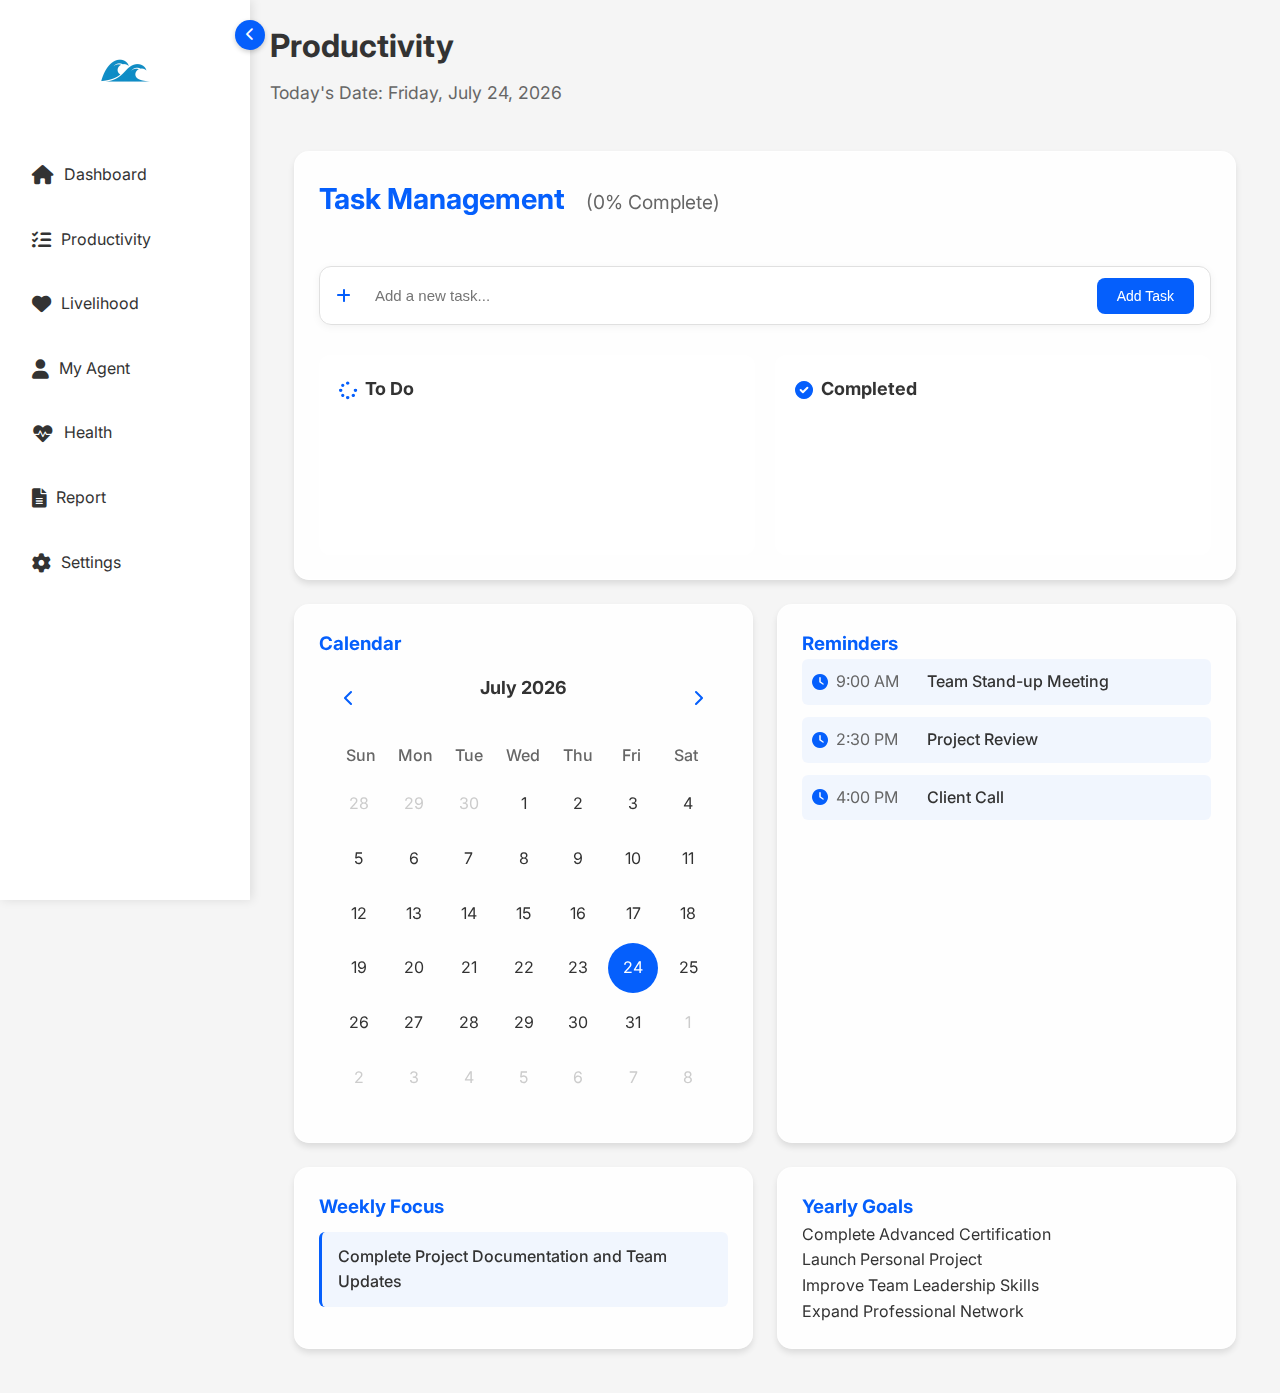
<file: productivity.html>
<!DOCTYPE html>
<html lang="en">
<head>
  <meta charset="UTF-8">
  <meta name="viewport" content="width=device-width, initial-scale=1.0">
  <title>Productivity</title>
  <link rel="stylesheet" href="styles.css">
  <link href="https://fonts.googleapis.com/css2?family=Inter:wght@400;500;600&display=swap" rel="stylesheet">
  <link rel="stylesheet" href="https://cdnjs.cloudflare.com/ajax/libs/font-awesome/6.0.0/css/all.min.css">
</head>
<body>
  <div class="container">
    <aside class="sidebar">
      <button class="sidebar-toggle" id="sidebarToggle">
        <i class="fas fa-chevron-left"></i>
      </button>
      <div class="logo">
        <img src="waveslogo.jpg" alt="Logo">
      </div>
      <nav>
        <ul>
          <li>
            <a href="index.html">
              <i class="fas fa-house nav-icon"></i>
              <span class="nav-text">Dashboard</span>
            </a>
          </li>
          <li>
            <a href="productivity.html" class="active">
              <i class="fas fa-tasks nav-icon"></i>
              <span class="nav-text">Productivity</span>
            </a>
          </li>
          <li>
            <a href="livelihood.html">
              <i class="fas fa-heart nav-icon"></i>
              <span class="nav-text">Livelihood</span>
            </a>
          </li>
          <li>
            <a href="my-agent.html">
              <i class="fas fa-user nav-icon"></i>
              <span class="nav-text">My Agent</span>
            </a>
          </li>
          <li>
            <a href="health.html">
              <i class="fas fa-heartbeat nav-icon"></i>
              <span class="nav-text">Health</span>
            </a>
          </li>
          <li>
            <a href="report.html">
              <i class="fas fa-file-alt nav-icon"></i>
              <span class="nav-text">Report</span>
            </a>
          </li>
          <li>
            <a href="settings.html">
              <i class="fas fa-gear nav-icon"></i>
              <span class="nav-text">Settings</span>
            </a>
          </li>
        </ul>
      </nav>
    </aside>
    <main class="main-content">
      <header class="header">
        <h1 style="color: #333333;">Productivity</h1>
        <p class="date" style="color: #666666;">Today's Date: <span id="currentDate"></span></p>
      </header>

      <div class="dashboard-grid">
        <!-- Task Management -->
        <div class="card glass-effect" style="grid-column: span 2;">
          <div class="task-header">
            <h3 style="color: #055ffc; font-size: 1.8rem; margin-bottom: 1.5rem;">
              Task Management 
              <span class="task-percentage" style="color: #666666; font-size: 1.2rem; margin-left: 15px;">
                (0% Complete)
              </span>
            </h3>
          </div>
          <div class="task-input-container">
            <div class="modern-input-wrapper">
              <i class="fas fa-plus" style="color: #055ffc;"></i>
              <input type="text" id="newTask" class="task-input" placeholder="Add a new task...">
              <button onclick="addTask()" class="modern-add-btn">
                Add Task
              </button>
            </div>
          </div>
          
          <div class="task-columns">
            <div class="task-column" id="todoTasks" ondrop="drop(event)" ondragover="allowDrop(event)">
              <h4 style="color: #333333;">
                <i class="fas fa-spinner fa-spin" style="color: #055ffc; margin-right: 8px;"></i>
                To Do
              </h4>
            </div>
            
            <div class="task-column" id="doneTasks" ondrop="drop(event)" ondragover="allowDrop(event)">
              <h4 style="color: #333333;">
                <i class="fas fa-check-circle" style="color: #055ffc; margin-right: 8px;"></i>
                Completed
              </h4>
            </div>
          </div>
        </div>

        <!-- Calendar -->
        <div class="card glass-effect">
          <h3 style="color: #055ffc;">Calendar</h3>
          <div class="calendar">
            <div class="calendar-header">
              <button class="calendar-btn" onclick="previousMonth()">
                <i class="fas fa-chevron-left"></i>
              </button>
              <h4 id="currentMonth">December 2023</h4>
              <button class="calendar-btn" onclick="nextMonth()">
                <i class="fas fa-chevron-right"></i>
              </button>
            </div>
            <div class="calendar-weekdays">
              <div>Sun</div>
              <div>Mon</div>
              <div>Tue</div>
              <div>Wed</div>
              <div>Thu</div>
              <div>Fri</div>
              <div>Sat</div>
            </div>
            <div class="calendar-days" id="calendarDays">
              <!-- Days will be populated by JavaScript -->
            </div>
          </div>
        </div>

        <!-- Reminders -->
        <div class="card glass-effect">
            <h3 style="color: #055ffc;">Reminders</h3>
            <div class="reminders-section">
                <div class="reminder-item">
                    <div class="reminder-time">
                        <i class="fas fa-clock" style="color: #055ffc;"></i>
                        <span>9:00 AM</span>
                    </div>
                    <span class="reminder-text">Team Stand-up Meeting</span>
                </div>
                <div class="reminder-item">
                    <div class="reminder-time">
                        <i class="fas fa-clock" style="color: #055ffc;"></i>
                        <span>2:30 PM</span>
                    </div>
                    <span class="reminder-text">Project Review</span>
                </div>
                <div class="reminder-item">
                    <div class="reminder-time">
                        <i class="fas fa-clock" style="color: #055ffc;"></i>
                        <span>4:00 PM</span>
                    </div>
                    <span class="reminder-text">Client Call</span>
                </div>
            </div>
        </div>

        <!-- Weekly Focus -->
        <div class="card glass-effect">
          <h3 style="color: #055ffc;">Weekly Focus</h3>
          <div class="focus-section">
            <div class="focus-item">
              <span class="focus-text">Complete Project Documentation and Team Updates</span>
            </div>
          </div>
        </div>

        <!-- Yearly Goals -->
        <div class="card glass-effect">
          <h3 style="color: #055ffc;">Yearly Goals</h3>
          <div class="goals-section">
            <div class="goal-item">
              <span class="goal-text">Complete Advanced Certification</span>
            </div>
            <div class="goal-item">
              <span class="goal-text">Launch Personal Project</span>
            </div>
            <div class="goal-item">
              <span class="goal-text">Improve Team Leadership Skills</span>
            </div>
            <div class="goal-item">
              <span class="goal-text">Expand Professional Network</span>
            </div>
          </div>
        </div>
      </div>
    </main>
  </div>

  <script>
    // Sidebar toggle functionality
    const sidebarToggle = document.getElementById('sidebarToggle');
    const sidebar = document.querySelector('.sidebar');
    
    sidebarToggle.addEventListener('click', () => {
        sidebar.classList.toggle('collapsed');
        const icon = sidebarToggle.querySelector('i');
        if (sidebar.classList.contains('collapsed')) {
            icon.classList.replace('fa-chevron-left', 'fa-chevron-right');
        } else {
            icon.classList.replace('fa-chevron-right', 'fa-chevron-left');
        }
    });

    // Set header date
    const headerDate = new Date().toLocaleDateString('en-US', {
        weekday: 'long',
        year: 'numeric',
        month: 'long',
        day: 'numeric'
    });
    document.getElementById('currentDate').textContent = headerDate;

    // Drag and Drop functions
    function allowDrop(ev) {
        ev.preventDefault();
    }

    function drag(ev) {
        ev.dataTransfer.setData("text", ev.target.id);
    }

    function drop(ev) {
        ev.preventDefault();
        var data = ev.dataTransfer.getData("text");
        var draggedElement = document.getElementById(data);
        var dropZone = ev.target.closest('.task-column');
        
        if (dropZone) {
            if (dropZone.id === 'doneTasks') {
                draggedElement.classList.add('completed');
            } else {
                draggedElement.classList.remove('completed');
            }
            
            dropZone.appendChild(draggedElement);
            updateProgress();
        }
    }

    // Task Management functions
    function addTask() {
        const input = document.getElementById('newTask');
        const taskText = input.value.trim();
        
        if (taskText) {
            const taskId = 'task' + Date.now();
            const newTask = document.createElement('div');
            newTask.className = 'task-item';
            newTask.draggable = true;
            newTask.id = taskId;
            newTask.ondragstart = drag;
            
            newTask.innerHTML = `
                <span class="task-text">${taskText}</span>
                <div class="task-actions">
                    <div class="action-buttons hidden">
                        <button class="edit-btn" onclick="editTask(this)" aria-label="Edit task">
                            <i class="fas fa-edit"></i>
                        </button>
                        <button class="delete-btn" onclick="deleteTask(this)" aria-label="Delete task">
                            <i class="fas fa-trash"></i>
                        </button>
                    </div>
                    <button class="grip-btn" onclick="toggleActions(this)">
                        <i class="fas fa-grip-lines"></i>
                    </button>
                </div>
            `;
            
            document.getElementById('todoTasks').appendChild(newTask);
            input.value = '';
            updateProgress();
        }
    }

    function deleteTask(button) {
        const taskItem = button.closest('.task-item');
        taskItem.remove();
        updateProgress();
    }

    function editTask(button) {
        const taskItem = button.closest('.task-item');
        const taskText = taskItem.querySelector('.task-text');
        const currentText = taskText.textContent;
        
        const editInput = document.createElement('input');
        editInput.type = 'text';
        editInput.className = 'edit-input';
        editInput.value = currentText;
        
        taskText.replaceWith(editInput);
        editInput.focus();
        
        button.innerHTML = '<i class="fas fa-check"></i>';
        button.onclick = () => saveEdit(button);
        
        const cancelBtn = document.createElement('button');
        cancelBtn.className = 'cancel-btn';
        cancelBtn.innerHTML = '<i class="fas fa-times"></i>';
        cancelBtn.onclick = () => cancelEdit(button, currentText);
        button.after(cancelBtn);
        
        taskItem.draggable = false;
    }

    function saveEdit(button) {
        const taskItem = button.closest('.task-item');
        const editInput = taskItem.querySelector('.edit-input');
        const newText = editInput.value.trim();
        
        if (newText) {
            const taskText = document.createElement('span');
            taskText.className = 'task-text';
            taskText.textContent = newText;
            
            editInput.replaceWith(taskText);
            
            button.innerHTML = '<i class="fas fa-edit"></i>';
            button.onclick = () => editTask(button);
            
            const cancelBtn = taskItem.querySelector('.cancel-btn');
            if (cancelBtn) cancelBtn.remove();
            
            taskItem.draggable = true;
        }
    }

    function cancelEdit(button, originalText) {
        const taskItem = button.closest('.task-item');
        const editInput = taskItem.querySelector('.edit-input');
        
        const taskText = document.createElement('span');
        taskText.className = 'task-text';
        taskText.textContent = originalText;
        
        editInput.replaceWith(taskText);
        
        button.innerHTML = '<i class="fas fa-edit"></i>';
        button.onclick = () => editTask(button);
        
        const cancelBtn = taskItem.querySelector('.cancel-btn');
        if (cancelBtn) cancelBtn.remove();
        
        taskItem.draggable = true;
    }

    function toggleActions(button) {
        const taskItem = button.closest('.task-item');
        const actionButtons = taskItem.querySelector('.action-buttons');
        
        document.querySelectorAll('.action-buttons').forEach(buttons => {
            if (buttons !== actionButtons) {
                buttons.classList.add('hidden');
            }
        });

        actionButtons.classList.toggle('hidden');
    }

    function updateProgress() {
        const totalTasks = document.querySelectorAll('.task-item').length;
        const completedTasks = document.querySelectorAll('.task-item.completed').length;
        const progressPercentage = totalTasks === 0 ? 0 : Math.round((completedTasks / totalTasks) * 100);
        
        document.querySelector('.task-percentage').textContent = `(${progressPercentage}% Complete)`;
    }

    // Add keyboard event listener for task input
    document.getElementById('newTask').addEventListener('keypress', function(e) {
        if (e.key === 'Enter') {
            addTask();
        }
    });

    // Calendar functionality
    let currentDate = new Date();
    
    function updateCalendar() {
        const year = currentDate.getFullYear();
        const month = currentDate.getMonth();
        
        // Update header
        const monthNames = ["January", "February", "March", "April", "May", "June",
            "July", "August", "September", "October", "November", "December"];
        document.getElementById('currentMonth').textContent = `${monthNames[month]} ${year}`;
        
        // Get first day of month and total days
        const firstDay = new Date(year, month, 1).getDay();
        const totalDays = new Date(year, month + 1, 0).getDate();
        
        // Get last days of previous month
        const prevMonthDays = new Date(year, month, 0).getDate();
        
        // Generate calendar days
        const calendarDays = document.getElementById('calendarDays');
        calendarDays.innerHTML = '';
        
        // Previous month days
        for (let i = firstDay - 1; i >= 0; i--) {
            const dayDiv = document.createElement('div');
            dayDiv.className = 'calendar-day other-month';
            dayDiv.textContent = prevMonthDays - i;
            calendarDays.appendChild(dayDiv);
        }
        
        // Current month days
        const today = new Date();
        for (let i = 1; i <= totalDays; i++) {
            const dayDiv = document.createElement('div');
            dayDiv.className = 'calendar-day';
            if (year === today.getFullYear() && month === today.getMonth() && i === today.getDate()) {
                dayDiv.className += ' today';
            }
            dayDiv.textContent = i;
            calendarDays.appendChild(dayDiv);
        }
        
        // Next month days
        const remainingDays = 42 - (firstDay + totalDays); // 42 is 6 rows * 7 days
        for (let i = 1; i <= remainingDays; i++) {
            const dayDiv = document.createElement('div');
            dayDiv.className = 'calendar-day other-month';
            dayDiv.textContent = i;
            calendarDays.appendChild(dayDiv);
        }
    }
    
    function previousMonth() {
        currentDate.setMonth(currentDate.getMonth() - 1);
        updateCalendar();
    }
    
    function nextMonth() {
        currentDate.setMonth(currentDate.getMonth() + 1);
        updateCalendar();
    }
    
    // Initialize calendar
    updateCalendar();

    // Focus section functionality
    function addFocus() {
        const input = document.getElementById('newFocus');
        const focusText = input.value.trim();
        
        if (focusText) {
            const focusList = document.getElementById('focusList');
            const focusItem = document.createElement('div');
            focusItem.className = 'focus-item';
            
            focusItem.innerHTML = `
                <span class="focus-text">${focusText}</span>
                <button class="remove-focus" onclick="removeFocus(this)" aria-label="Remove focus">
                    <i class="fas fa-times"></i>
                </button>
            `;
            
            focusList.appendChild(focusItem);
            input.value = '';
        }
    }

    function removeFocus(button) {
        button.closest('.focus-item').remove();
    }

    // Add keyboard event listener for focus input
    document.getElementById('newFocus').addEventListener('keypress', function(e) {
        if (e.key === 'Enter') {
            addFocus();
        }
    });
  </script>

  <style>
    .modern-input-wrapper {
      display: flex;
      align-items: center;
      background: white;
      border-radius: 12px;
      padding: 8px 16px;
      box-shadow: 0 2px 8px rgba(0,0,0,0.05);
      border: 1px solid #e0e0e0;
      transition: all 0.3s ease;
    }

    .modern-input-wrapper:focus-within {
      box-shadow: 0 4px 12px rgba(5, 95, 252, 0.1);
      border-color: #055ffc;
    }

    .task-input {
      flex: 1;
      padding: 12px;
      border: none;
      font-size: 15px;
      margin: 0 12px;
      outline: none;
      background: transparent;
    }

    .modern-add-btn {
      background: #055ffc;
      color: white;
      border: none;
      padding: 10px 20px;
      border-radius: 8px;
      font-size: 14px;
      font-weight: 500;
      cursor: pointer;
      transition: background-color 0.3s ease;
    }

    .modern-add-btn:hover {
      background: #0448c0;
    }

    .task-columns {
      display: grid;
      grid-template-columns: 1fr 1fr;
      gap: 20px;
      margin-top: 30px;
    }

    .task-column {
      background: rgba(255, 255, 255, 0.5);
      border-radius: 12px;
      padding: 20px;
      min-height: 200px;
    }

    .task-item {
      background: white;
      padding: 12px;
      border-radius: 6px;
      margin-bottom: 10px;
      cursor: move;
      display: flex;
      justify-content: space-between;
      align-items: center;
      box-shadow: 0 2px 4px rgba(0,0,0,0.05);
    }

    .task-item.completed {
      background-color: #f8f9fa;
    }

    .task-item.completed .task-text {
      text-decoration: line-through;
      color: #666666;
    }

    .task-actions {
      display: flex;
      align-items: center;
      gap: 12px;
      color: #666666;
    }

    .action-buttons {
      display: flex;
      gap: 8px;
      transition: all 0.3s ease;
    }

    .action-buttons.hidden {
      width: 0;
      opacity: 0;
      pointer-events: none;
      margin: 0;
      padding: 0;
    }

    .grip-btn {
      background: none;
      border: none;
      padding: 4px 8px;
      cursor: pointer;
      color: #666666;
      transition: color 0.2s ease;
      display: flex;
      align-items: center;
    }

    .grip-btn:hover {
      color: #055ffc;
    }

    .edit-btn, .delete-btn, .cancel-btn {
      background: none;
      border: none;
      padding: 4px 8px;
      cursor: pointer;
      color: #666666;
      transition: all 0.2s ease;
      display: flex;
      align-items: center;
    }

    .edit-btn:hover {
      color: #055ffc;
    }

    .delete-btn:hover {
      color: #dc3545;
    }

    .edit-input {
      background: white;
      border: 1px solid #055ffc;
      border-radius: 4px;
      padding: 4px 8px;
      font-size: inherit;
      font-family: inherit;
      outline: none;
      width: 60%;
    }

    .task-text {
      flex: 1;
      margin-right: 10px;
    }

    .task-item:hover {
      box-shadow: 0 2px 8px rgba(0,0,0,0.1);
    }

    h4 {
      margin-top: 0;
      margin-bottom: 20px;
      font-size: 18px;
      display: flex;
      align-items: center;
    }

    .progress-container {
      position: relative;
      width: 100px;
      height: 100px;
      margin: 20px auto;
    }

    .progress-circle {
      width: 100%;
      height: 100%;
      border-radius: 50%;
      border: 8px solid #e0e0e0;
      position: relative;
      display: flex;
      align-items: center;
      justify-content: center;
    }

    .progress-circle::before {
      content: '';
      position: absolute;
      top: -8px;
      left: -8px;
      right: -8px;
      bottom: -8px;
      border-radius: 50%;
      border: 8px solid transparent;
      border-top-color: #055ffc;
      transform: rotate(0deg);
      transition: transform 0.3s ease;
    }

    .percentage {
      font-size: 1.5rem;
      font-weight: 600;
      z-index: 1;
    }

    .subtext {
      text-align: center;
      color: #666666;
      margin-top: 10px;
    }

    .task-header {
      display: flex;
      align-items: center;
      margin-bottom: 20px;
    }

    .task-percentage {
      font-weight: normal;
    }

    .calendar {
        padding: 15px;
    }

    .calendar-header {
        display: flex;
        justify-content: space-between;
        align-items: center;
        margin-bottom: 20px;
    }

    .calendar-btn {
        background: none;
        border: none;
        color: #055ffc;
        cursor: pointer;
        padding: 5px 10px;
        font-size: 1rem;
    }

    .calendar-btn:hover {
        color: #0448c0;
    }

    .calendar-weekdays {
        display: grid;
        grid-template-columns: repeat(7, 1fr);
        text-align: center;
        font-weight: 500;
        color: #666666;
        margin-bottom: 10px;
    }

    .calendar-days {
        display: grid;
        grid-template-columns: repeat(7, 1fr);
        gap: 5px;
    }

    .calendar-day {
        aspect-ratio: 1;
        display: flex;
        align-items: center;
        justify-content: center;
        cursor: pointer;
        border-radius: 50%;
        transition: all 0.2s ease;
    }

    .calendar-day:hover {
        background-color: rgba(5, 95, 252, 0.1);
    }

    .calendar-day.today {
        background-color: #055ffc;
        color: white;
    }

    .calendar-day.other-month {
        color: #cccccc;
    }

    .focus-section {
        padding: 10px 0;
    }

    .focus-list {
        display: flex;
        flex-direction: column;
        gap: 12px;
    }

    .focus-item {
        background: rgba(5, 95, 252, 0.05);
        padding: 12px 16px;
        border-radius: 6px;
        display: flex;
        align-items: center;
        border-left: 3px solid #055ffc;
    }

    .focus-text {
        color: #333333;
        font-weight: 500;
    }

    .focus-item .remove-focus {
        background: none;
        border: none;
        color: #666666;
        cursor: pointer;
        padding: 4px;
        opacity: 0;
        transition: all 0.2s ease;
    }

    .focus-item:hover .remove-focus {
        opacity: 1;
    }

    .focus-item .remove-focus:hover {
        color: #dc3545;
    }

    .sidebar.collapsed {
        width: 60px;
    }

    .sidebar-toggle {
        cursor: pointer;
        padding: 10px;
        display: flex;
        align-items: center;
        justify-content: center;
    }

    .reminders-section {
        display: flex;
        flex-direction: column;
        gap: 12px;
    }

    .reminder-item {
        display: flex;
        align-items: center;
        gap: 15px;
        padding: 10px;
        background: rgba(5, 95, 252, 0.05);
        border-radius: 6px;
    }

    .reminder-time {
        display: flex;
        align-items: center;
        gap: 8px;
        color: #666666;
        min-width: 100px;
    }

    .reminder-text {
        color: #333333;
        font-weight: 500;
    }
  </style>
</body>
</html>
</file>
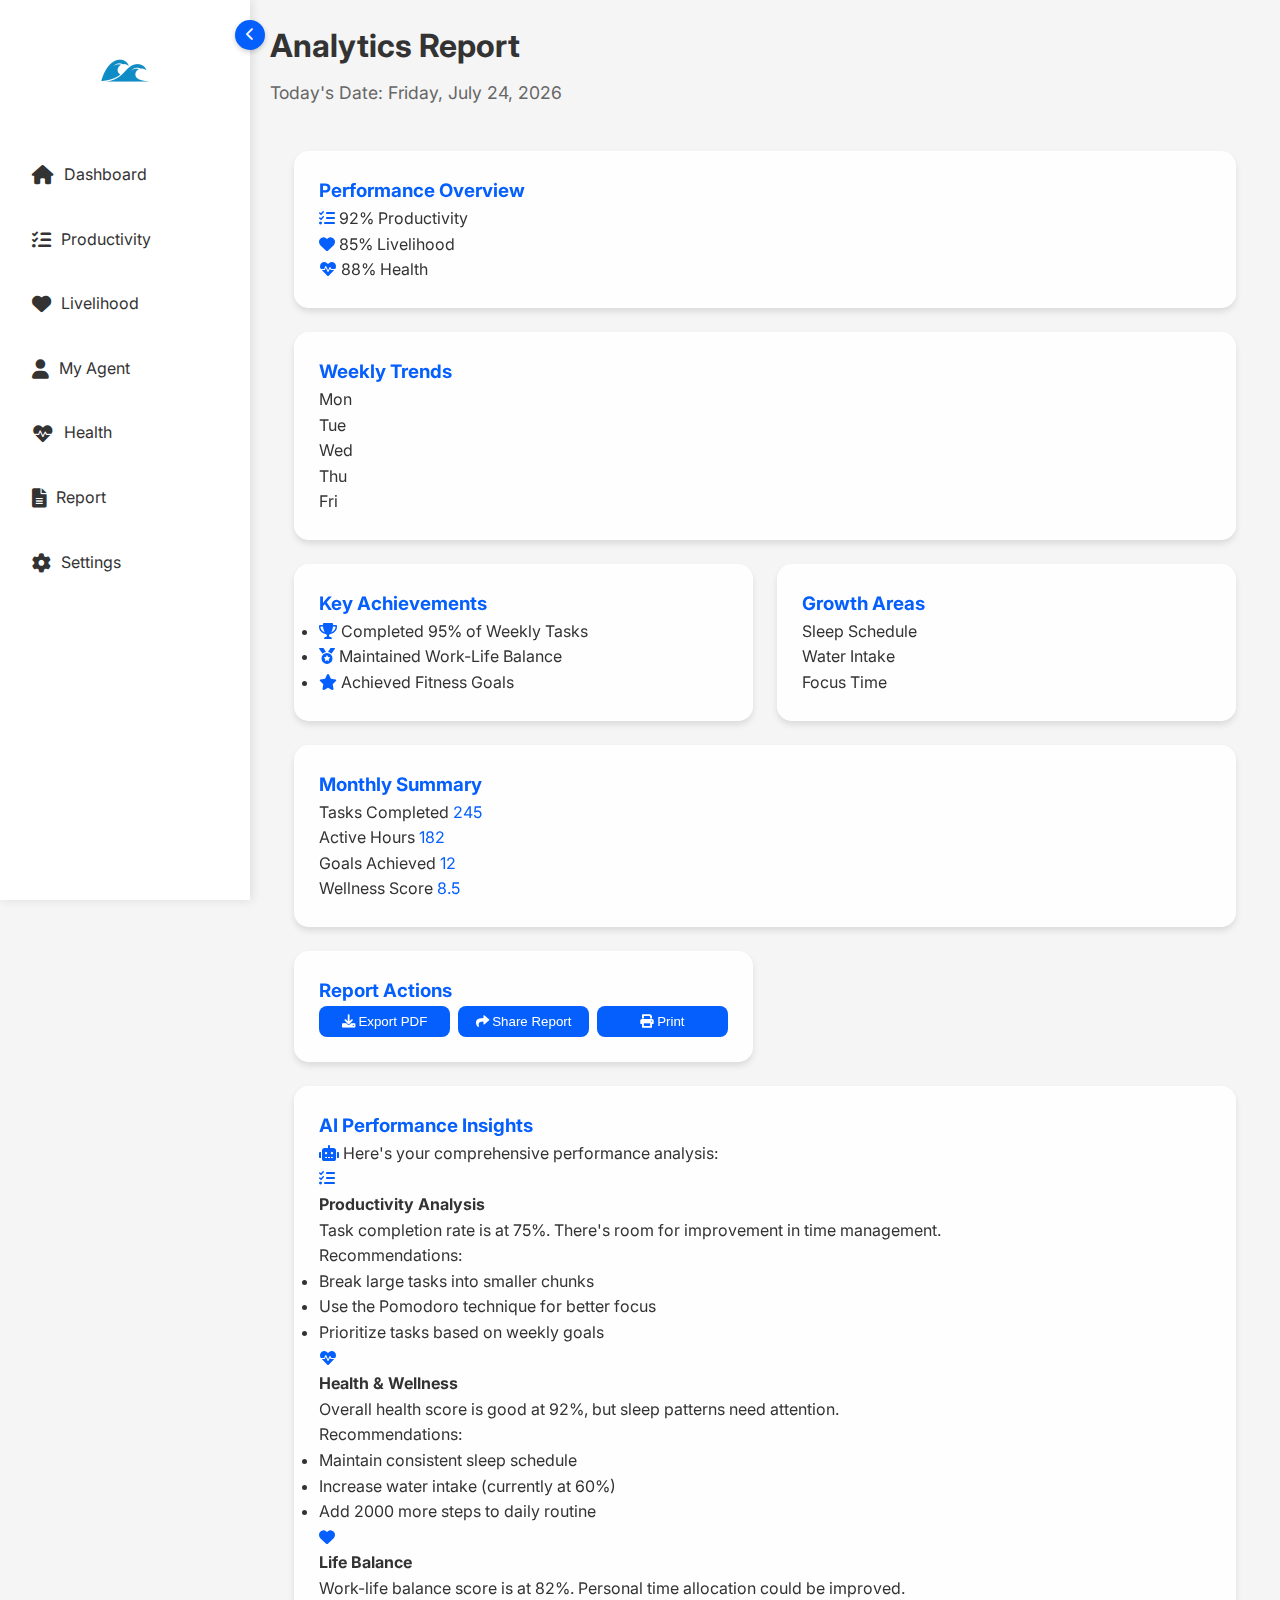
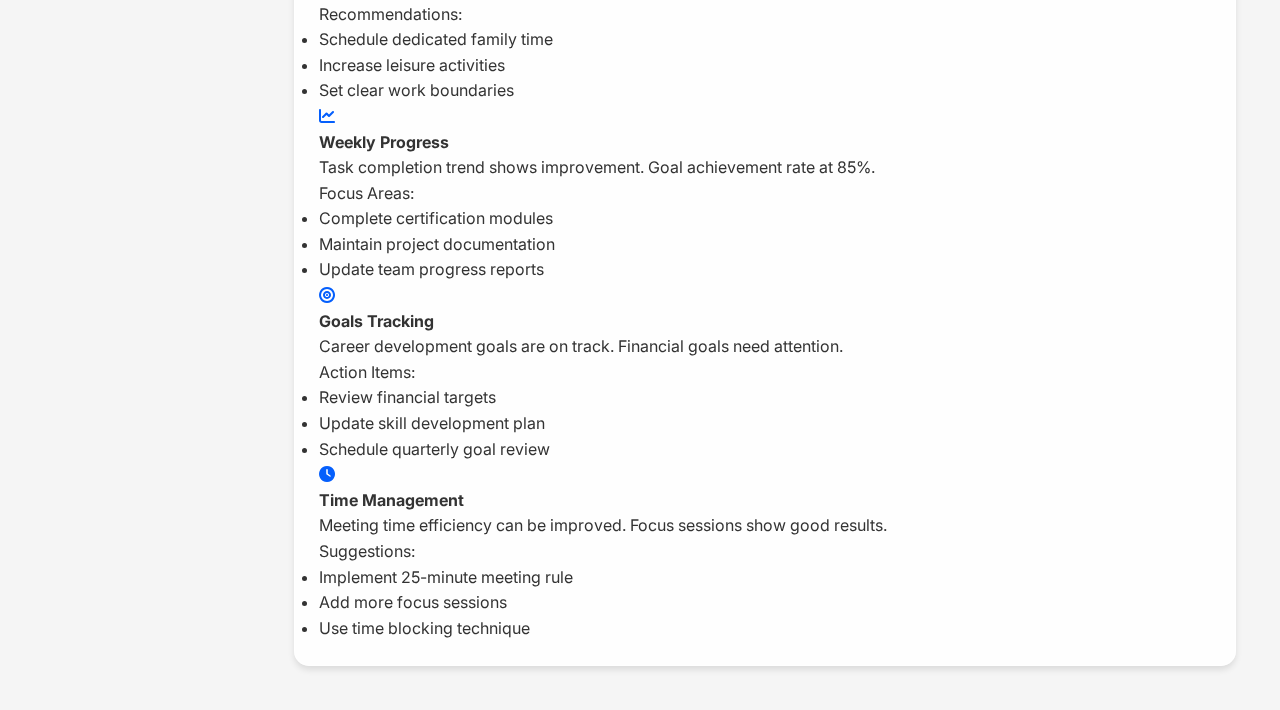
<file: report.html>
<!DOCTYPE html>
<html lang="en">
<head>
  <meta charset="UTF-8">
  <meta name="viewport" content="width=device-width, initial-scale=1.0">
  <title>Report</title>
  <link rel="stylesheet" href="styles.css">
  <link href="https://fonts.googleapis.com/css2?family=Inter:wght@400;500;600&display=swap" rel="stylesheet">
  <link rel="stylesheet" href="https://cdnjs.cloudflare.com/ajax/libs/font-awesome/6.0.0/css/all.min.css">
</head>
<body>
  <div class="container">
    <aside class="sidebar">
      <button class="sidebar-toggle" id="sidebarToggle">
        <i class="fas fa-chevron-left"></i>
      </button>
      <div class="logo">
        <img src="waveslogo.jpg" alt="Logo">
      </div>
      <nav>
        <ul>
          <li>
            <a href="index.html">
              <i class="fas fa-house nav-icon"></i>
              <span class="nav-text">Dashboard</span>
            </a>
          </li>
          <li>
            <a href="productivity.html">
              <i class="fas fa-tasks nav-icon"></i>
              <span class="nav-text">Productivity</span>
            </a>
          </li>
          <li>
            <a href="livelihood.html">
              <i class="fas fa-heart nav-icon"></i>
              <span class="nav-text">Livelihood</span>
            </a>
          </li>
          <li>
            <a href="my-agent.html">
              <i class="fas fa-user nav-icon"></i>
              <span class="nav-text">My Agent</span>
            </a>
          </li>
          <li>
            <a href="health.html">
              <i class="fas fa-heartbeat nav-icon"></i>
              <span class="nav-text">Health</span>
            </a>
          </li>
          <li>
            <a href="report.html">
              <i class="fas fa-file-alt nav-icon"></i>
              <span class="nav-text">Report</span>
            </a>
          </li>
          <li>
            <a href="settings.html">
              <i class="fas fa-gear nav-icon"></i>
              <span class="nav-text">Settings</span>
            </a>
          </li>
        </ul>
      </nav>
    </aside>
    <main class="main-content">
      <header class="header">
        <h1 style="color: #333333;">Analytics Report</h1>
        <p class="date" style="color: #666666;">Today's Date: <span id="currentDate"></span></p>
      </header>

      <section class="dashboard-grid">
        <!-- Overall Performance -->
        <div class="card glass-effect" style="grid-column: span 2;">
          <h3 style="color: #055ffc;">Performance Overview</h3>
          <div class="performance-metrics">
            <div class="metric-card">
              <i class="fas fa-tasks" style="color: #055ffc;"></i>
              <span class="metric-value">92%</span>
              <span class="metric-label">Productivity</span>
            </div>
            <div class="metric-card">
              <i class="fas fa-heart" style="color: #055ffc;"></i>
              <span class="metric-value">85%</span>
              <span class="metric-label">Livelihood</span>
            </div>
            <div class="metric-card">
              <i class="fas fa-heartbeat" style="color: #055ffc;"></i>
              <span class="metric-value">88%</span>
              <span class="metric-label">Health</span>
            </div>
          </div>
        </div>

        <!-- Weekly Trends -->
        <div class="card glass-effect" style="grid-column: span 2;">
          <h3 style="color: #055ffc;">Weekly Trends</h3>
          <div class="trend-chart">
            <div class="chart-bars">
              <div class="bar-group">
                <div class="bar" style="height: 75%; background-color: #055ffc;"></div>
                <span class="bar-label">Mon</span>
              </div>
              <div class="bar-group">
                <div class="bar" style="height: 85%; background-color: #055ffc;"></div>
                <span class="bar-label">Tue</span>
              </div>
              <div class="bar-group">
                <div class="bar" style="height: 65%; background-color: #055ffc;"></div>
                <span class="bar-label">Wed</span>
              </div>
              <div class="bar-group">
                <div class="bar" style="height: 90%; background-color: #055ffc;"></div>
                <span class="bar-label">Thu</span>
              </div>
              <div class="bar-group">
                <div class="bar" style="height: 80%; background-color: #055ffc;"></div>
                <span class="bar-label">Fri</span>
              </div>
            </div>
          </div>
        </div>

        <!-- Key Achievements -->
        <div class="card glass-effect">
          <h3 style="color: #055ffc;">Key Achievements</h3>
          <ul class="achievement-list">
            <li>
              <i class="fas fa-trophy" style="color: #055ffc;"></i>
              <span>Completed 95% of Weekly Tasks</span>
            </li>
            <li>
              <i class="fas fa-medal" style="color: #055ffc;"></i>
              <span>Maintained Work-Life Balance</span>
            </li>
            <li>
              <i class="fas fa-star" style="color: #055ffc;"></i>
              <span>Achieved Fitness Goals</span>
            </li>
          </ul>
        </div>

        <!-- Areas for Improvement -->
        <div class="card glass-effect">
          <h3 style="color: #055ffc;">Growth Areas</h3>
          <div class="improvement-areas">
            <div class="area-item">
              <span class="area-name">Sleep Schedule</span>
              <div class="progress-bar">
                <div class="progress" style="width: 65%; background-color: #055ffc;"></div>
              </div>
            </div>
            <div class="area-item">
              <span class="area-name">Water Intake</span>
              <div class="progress-bar">
                <div class="progress" style="width: 70%; background-color: #055ffc;"></div>
              </div>
            </div>
            <div class="area-item">
              <span class="area-name">Focus Time</span>
              <div class="progress-bar">
                <div class="progress" style="width: 80%; background-color: #055ffc;"></div>
              </div>
            </div>
          </div>
        </div>

        <!-- Monthly Summary -->
        <div class="card glass-effect" style="grid-column: span 2;">
          <h3 style="color: #055ffc;">Monthly Summary</h3>
          <div class="summary-grid">
            <div class="summary-item">
              <span class="summary-label">Tasks Completed</span>
              <span class="summary-value" style="color: #055ffc;">245</span>
            </div>
            <div class="summary-item">
              <span class="summary-label">Active Hours</span>
              <span class="summary-value" style="color: #055ffc;">182</span>
            </div>
            <div class="summary-item">
              <span class="summary-label">Goals Achieved</span>
              <span class="summary-value" style="color: #055ffc;">12</span>
            </div>
            <div class="summary-item">
              <span class="summary-label">Wellness Score</span>
              <span class="summary-value" style="color: #055ffc;">8.5</span>
            </div>
          </div>
        </div>

        <!-- Export Options -->
        <div class="card glass-effect">
          <h3 style="color: #055ffc;">Report Actions</h3>
          <div class="action-buttons">
            <button class="action-btn">
              <i class="fas fa-download"></i> Export PDF
            </button>
            <button class="action-btn">
              <i class="fas fa-share"></i> Share Report
            </button>
            <button class="action-btn">
              <i class="fas fa-print"></i> Print
            </button>
          </div>
        </div>

        <!-- AI Performance Insights -->
        <div class="card glass-effect" style="grid-column: span 2;">
            <h3 style="color: #055ffc;">AI Performance Insights</h3>
            <div class="insights-container">
                <div class="insight-header">
                    <i class="fas fa-robot" style="color: #055ffc;"></i>
                    <span>Here's your comprehensive performance analysis:</span>
                </div>

                <div class="insights-grid">
                    <!-- Productivity Insights -->
                    <div class="insight-card">
                        <div class="insight-title">
                            <i class="fas fa-tasks" style="color: #055ffc;"></i>
                            <h4>Productivity Analysis</h4>
                        </div>
                        <p class="insight-description">Task completion rate is at 75%. There's room for improvement in time management.</p>
                        <div class="recommendations">
                            <span class="recommendation-label">Recommendations:</span>
                            <ul class="recommendation-list">
                                <li>Break large tasks into smaller chunks</li>
                                <li>Use the Pomodoro technique for better focus</li>
                                <li>Prioritize tasks based on weekly goals</li>
                            </ul>
                        </div>
                    </div>

                    <!-- Health Insights -->
                    <div class="insight-card">
                        <div class="insight-title">
                            <i class="fas fa-heartbeat" style="color: #055ffc;"></i>
                            <h4>Health & Wellness</h4>
                        </div>
                        <p class="insight-description">Overall health score is good at 92%, but sleep patterns need attention.</p>
                        <div class="recommendations">
                            <span class="recommendation-label">Recommendations:</span>
                            <ul class="recommendation-list">
                                <li>Maintain consistent sleep schedule</li>
                                <li>Increase water intake (currently at 60%)</li>
                                <li>Add 2000 more steps to daily routine</li>
                            </ul>
                        </div>
                    </div>

                    <!-- Life Balance Insights -->
                    <div class="insight-card">
                        <div class="insight-title">
                            <i class="fas fa-heart" style="color: #055ffc;"></i>
                            <h4>Life Balance</h4>
                        </div>
                        <p class="insight-description">Work-life balance score is at 82%. Personal time allocation could be improved.</p>
                        <div class="recommendations">
                            <span class="recommendation-label">Recommendations:</span>
                            <ul class="recommendation-list">
                                <li>Schedule dedicated family time</li>
                                <li>Increase leisure activities</li>
                                <li>Set clear work boundaries</li>
                            </ul>
                        </div>
                    </div>

                    <!-- Weekly Progress -->
                    <div class="insight-card">
                        <div class="insight-title">
                            <i class="fas fa-chart-line" style="color: #055ffc;"></i>
                            <h4>Weekly Progress</h4>
                        </div>
                        <p class="insight-description">Task completion trend shows improvement. Goal achievement rate at 85%.</p>
                        <div class="recommendations">
                            <span class="recommendation-label">Focus Areas:</span>
                            <ul class="recommendation-list">
                                <li>Complete certification modules</li>
                                <li>Maintain project documentation</li>
                                <li>Update team progress reports</li>
                            </ul>
                        </div>
                    </div>

                    <!-- Goals Progress -->
                    <div class="insight-card">
                        <div class="insight-title">
                            <i class="fas fa-bullseye" style="color: #055ffc;"></i>
                            <h4>Goals Tracking</h4>
                        </div>
                        <p class="insight-description">Career development goals are on track. Financial goals need attention.</p>
                        <div class="recommendations">
                            <span class="recommendation-label">Action Items:</span>
                            <ul class="recommendation-list">
                                <li>Review financial targets</li>
                                <li>Update skill development plan</li>
                                <li>Schedule quarterly goal review</li>
                            </ul>
                        </div>
                    </div>

                    <!-- Time Management -->
                    <div class="insight-card">
                        <div class="insight-title">
                            <i class="fas fa-clock" style="color: #055ffc;"></i>
                            <h4>Time Management</h4>
                        </div>
                        <p class="insight-description">Meeting time efficiency can be improved. Focus sessions show good results.</p>
                        <div class="recommendations">
                            <span class="recommendation-label">Suggestions:</span>
                            <ul class="recommendation-list">
                                <li>Implement 25-minute meeting rule</li>
                                <li>Add more focus sessions</li>
                                <li>Use time blocking technique</li>
                            </ul>
                        </div>
                    </div>
                </div>
            </div>
        </div>
      </section>
    </main>
  </div>

  <script>
    const sidebarToggle = document.getElementById('sidebarToggle');
    const sidebar = document.querySelector('.sidebar');
    
    sidebarToggle.addEventListener('click', () => {
      sidebar.classList.toggle('collapsed');
      const icon = sidebarToggle.querySelector('i');
      if (sidebar.classList.contains('collapsed')) {
        icon.classList.replace('fa-chevron-left', 'fa-chevron-right');
      } else {
        icon.classList.replace('fa-chevron-right', 'fa-chevron-left');
      }
    });

    // Set current date
    const currentDate = new Date().toLocaleDateString('en-US', {
      weekday: 'long',
      year: 'numeric',
      month: 'long',
      day: 'numeric'
    });
    document.getElementById('currentDate').textContent = currentDate;
  </script>
</body>
</html>
</file>
<file: styles.css>
/* General Reset */
* {
    margin: 0;
    padding: 0;
    box-sizing: border-box;
}

body {
    font-family: 'Inter', Arial, sans-serif;
    background-color: #f5f5f5;
    color: #333333;
    line-height: 1.6;
}

/* Container */
.container {
    display: flex;
    transition: all 0.3s ease;
}

/* Sidebar */
.sidebar {
    width: 250px;
    background-color: #ffffff;
    color: #333333;
    height: 100vh;
    padding: 20px;
    box-shadow: 2px 0 10px rgba(0, 0, 0, 0.1);
    transition: all 0.3s ease;
    position: relative;
}

.sidebar.collapsed {
    width: 80px;
}

.sidebar-toggle {
    position: absolute;
    right: -15px;
    top: 20px;
    background-color: #055ffc;
    color: white;
    border: none;
    width: 30px;
    height: 30px;
    border-radius: 50%;
    cursor: pointer;
    display: flex;
    align-items: center;
    justify-content: center;
    box-shadow: 0 2px 5px rgba(0, 0, 0, 0.2);
}

/* Logo */
.logo {
    margin-bottom: 30px;
    transition: all 0.3s ease;
}

.sidebar.collapsed .logo img {
    width: 40px;
}

.logo img {
    max-width: 100px;
    height: auto;
    display: block;
    margin: 0 auto;
}

/* Navigation Links */
.sidebar nav ul {
    list-style: none;
}

.sidebar nav ul li {
    margin-bottom: 15px;
}

.sidebar nav ul li a {
    color: #333333;
    text-decoration: none;
    font-size: 1rem;
    display: flex;
    align-items: center;
    padding: 12px;
    border-radius: 8px;
    transition: all 0.3s ease;
    margin-bottom: 5px;
}

.sidebar nav ul li a:hover {
    background-color: #055ffc;
    color: white;
}

.sidebar.collapsed .nav-text {
    display: none;
}

.nav-icon {
    margin-right: 10px;
    font-size: 1.2rem;
}

/* Main Content */
.main-content {
    flex: 1;
    padding: 20px;
    transition: all 0.3s ease;
}

/* Header */
.header {
    margin-bottom: 20px;
}

.header h1 {
    color: #615e9b;
    font-size: 2rem;
}

.header h2 {
    color: #666;
    font-size: 1.2rem;
}

/* Stats Section */
.stats {
    display: grid;
    grid-template-columns: repeat(auto-fit, minmax(200px, 1fr));
    gap: 20px;
    margin-bottom: 20px;
}

/* Cards */
.card {
    background-color: white;
    border-radius: 15px;
    padding: 20px;
    box-shadow: 0 4px 15px rgba(0, 0, 0, 0.05);
    border: 1px solid rgba(255, 255, 255, 0.2);
    transition: transform 0.3s ease;
}

.card:hover {
    transform: translateY(-5px);
}

.card h3 {
    color: #055ffc;
}

.card .highlight {
    color: #055ffc;
}

.card .subtext {
    color: #666;
    font-size: 0.9rem;
}

/* Charts Section */
.charts {
    display: grid;
    grid-template-columns: repeat(auto-fit, minmax(300px, 1fr));
    gap: 20px;
    margin-bottom: 20px;
}

.chart {
    background-color: #ffffff;
    border: 1px solid #e0e0e0;
    border-radius: 8px;
    padding: 20px;
    box-shadow: 0 2px 4px rgba(0, 0, 0, 0.1);
}

.chart h3 {
    margin-bottom: 10px;
    color: #615e9b;
}

.chart-placeholder {
    background-color: #f4f4f9;
    height: 150px;
    display: flex;
    justify-content: center;
    align-items: center;
    border-radius: 8px;
    color: #666;
}

/* Footer */
.footer {
    text-align: center;
    margin-top: 20px;
    color: #666;
}

/* Profile Section */
.profile-section {
    background-color: #ffffff;
    border: 1px solid #e0e0e0;
    border-radius: 8px;
    padding: 20px;
    box-shadow: 0 2px 4px rgba(0, 0, 0, 0.1);
}

.profile-section h2 {
    margin-bottom: 20px;
    color: #615e9b;
}

.profile-info {
    display: flex;
    align-items: flex-start;
    gap: 20px;
}

.profile-picture {
    text-align: center;
}

.profile-picture img {
    width: 100px;
    height: 100px;
    border-radius: 50%;
    margin-bottom: 10px;
}

.edit-button {
    background-color: #615e9b;
    color: #ffffff;
    border: none;
    padding: 8px 16px;
    border-radius: 5px;
    cursor: pointer;
    font-size: 0.9rem;
}

.edit-button:hover {
    background-color: #4a476f;
}

.profile-form {
    flex: 1;
}

.form-group {
    margin-bottom: 15px;
}

.form-group label {
    display: block;
    margin-bottom: 5px;
    color: #222222;
    font-size: 0.9rem;
}

.form-group input {
    width: 100%;
    padding: 10px;
    border: 1px solid #e0e0e0;
    border-radius: 5px;
    font-size: 1rem;
}

.save-button {
    background-color: #615e9b;
    color: #ffffff;
    border: none;
    padding: 10px 20px;
    border-radius: 5px;
    cursor: pointer;
    font-size: 1rem;
    margin-top: 10px;
}

.save-button:hover {
    background-color: #4a476f;
}

/* Glass effect */
.glass-effect {
    background: rgba(255, 255, 255, 0.9);
    backdrop-filter: blur(10px);
    border: 1px solid rgba(255, 255, 255, 0.2);
}

/* Add these styles to your existing CSS */

.dashboard-grid {
    display: grid;
    grid-template-columns: repeat(auto-fit, minmax(300px, 1fr));
    gap: 1.5rem;
    padding: 1.5rem;
}

.card {
    background: rgba(255, 255, 255, 0.9);
    border-radius: 15px;
    padding: 1.5rem;
    box-shadow: 0 4px 6px rgba(0, 0, 0, 0.1);
    transition: transform 0.3s ease;
}

.card:hover {
    transform: translateY(-5px);
}

.progress-circle {
    width: 100px;
    height: 100px;
    border-radius: 50%;
    border: 8px solid #e0e0e0;
    border-top-color: #055ffc;
    margin: 1rem auto;
    position: relative;
}

.percentage {
    position: absolute;
    top: 50%;
    left: 50%;
    transform: translate(-50%, -50%);
    font-size: 1.5rem;
    font-weight: 600;
}

.health-metrics {
    display: flex;
    justify-content: space-around;
    margin: 1rem 0;
}

.metric {
    text-align: center;
}

.metric i {
    font-size: 1.5rem;
    margin-bottom: 0.5rem;
}

.task-list {
    list-style: none;
    padding: 0;
}

.task-list li {
    display: flex;
    justify-content: space-between;
    padding: 0.5rem 0;
    border-bottom: 1px solid #e0e0e0;
}

.task-time {
    color: #666666;
}

.score-display {
    text-align: center;
    margin: 1rem 0;
}

.large-score {
    font-size: 3rem;
    font-weight: 600;
}

.score-max {
    color: #666666;
    font-size: 1.5rem;
}

.agent-status {
    display: flex;
    align-items: center;
    justify-content: center;
    gap: 1rem;
    margin: 1rem 0;
}

.status-text {
    color: #055ffc;
    font-weight: 500;
}

.action-buttons {
    display: grid;
    grid-template-columns: repeat(auto-fit, minmax(100px, 1fr));
    gap: 0.5rem;
}

.action-btn {
    background: #055ffc;
    color: white;
    border: none;
    padding: 0.5rem 1rem;
    border-radius: 8px;
    cursor: pointer;
    transition: background-color 0.3s ease;
}

.action-btn:hover {
    background: #0448c0;
}

.date {
    font-size: 1.1rem;
    margin-top: 0.5rem;
}

.subtext {
    font-size: 0.9rem;
    margin-top: 0.5rem;
}
</file>
